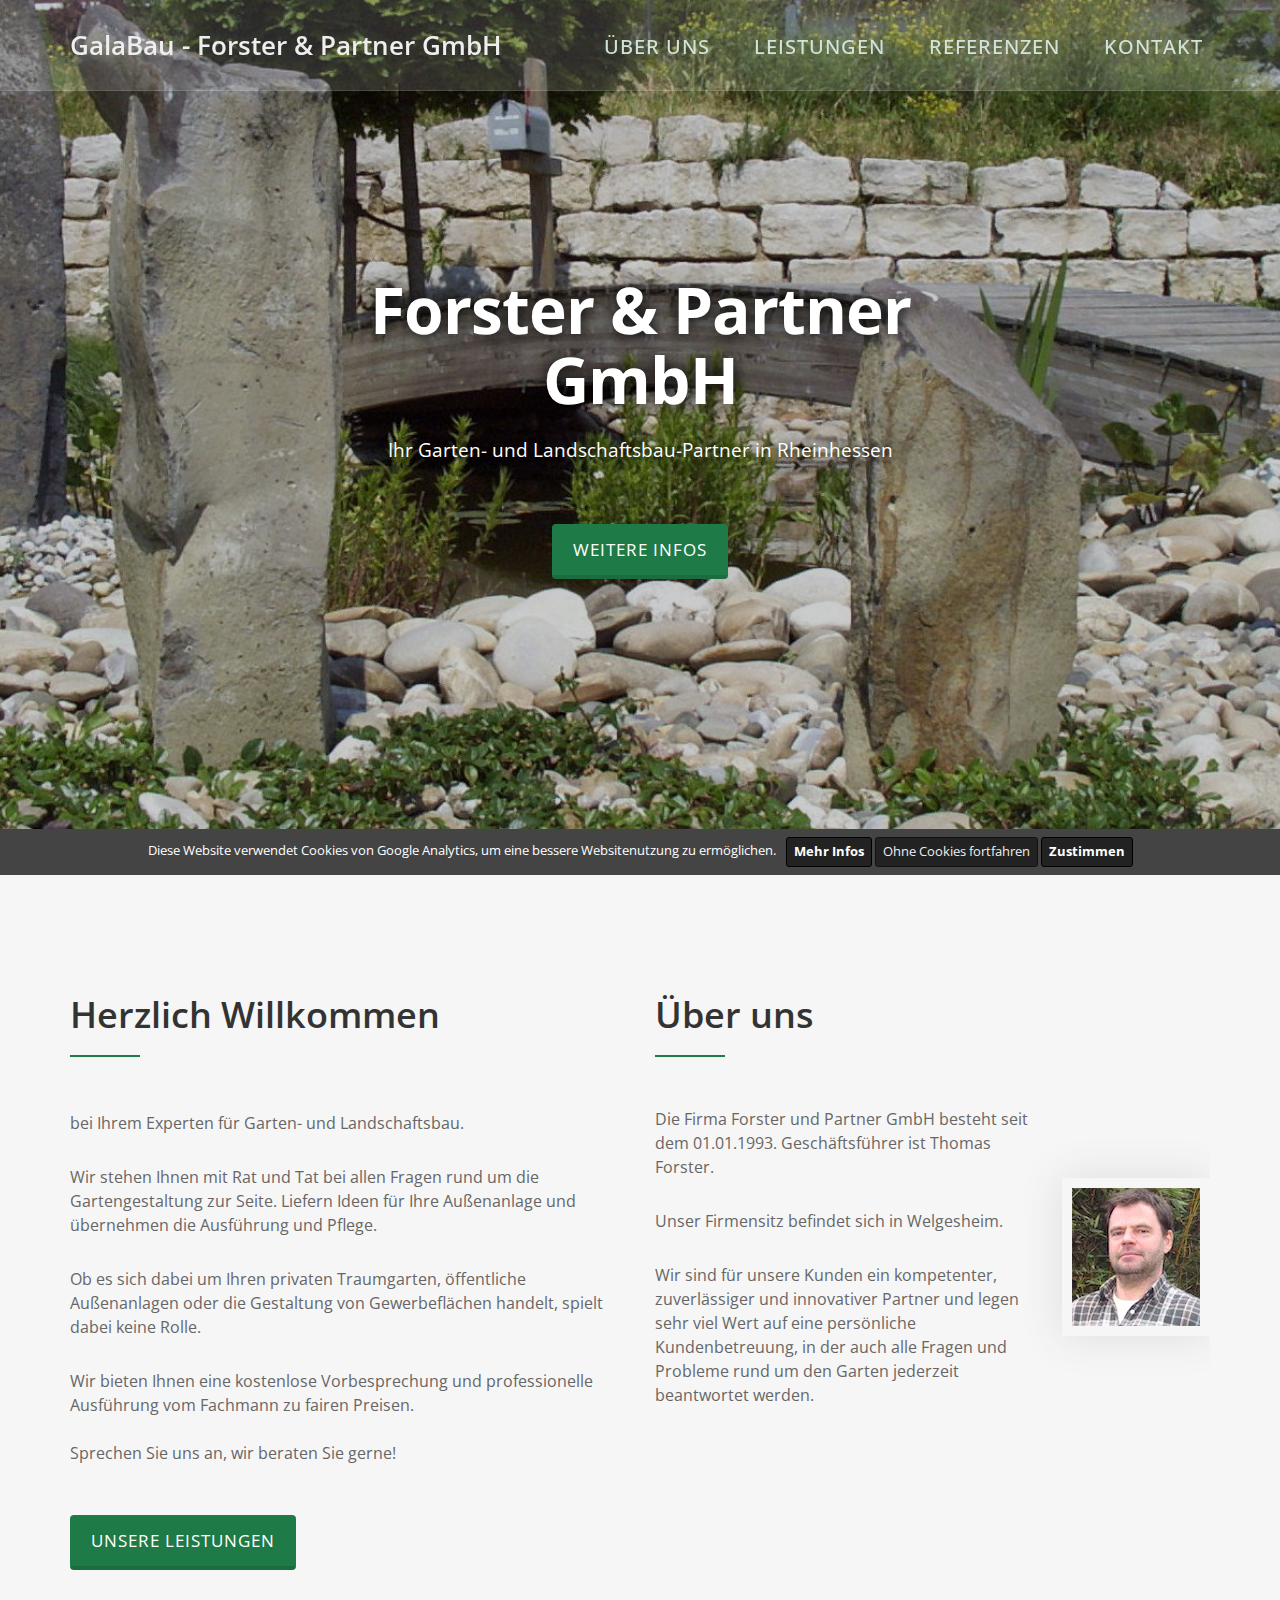
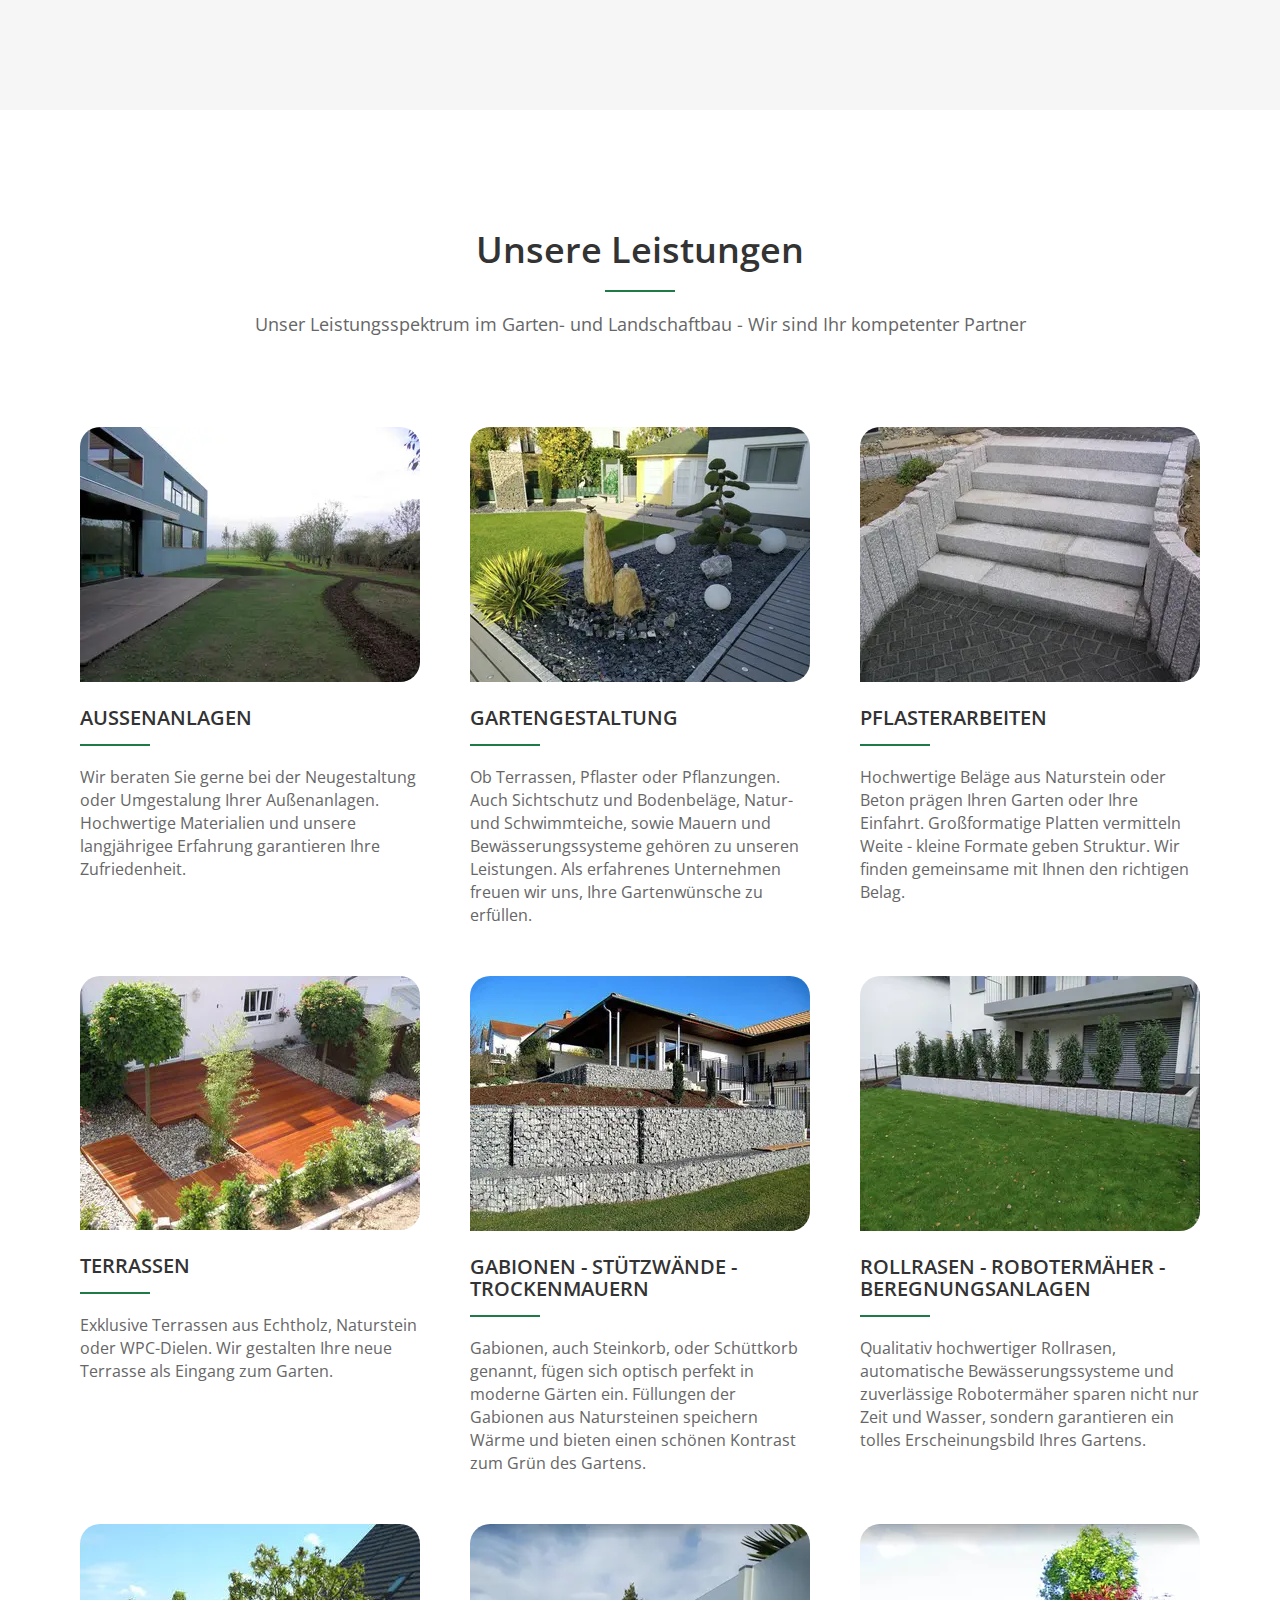
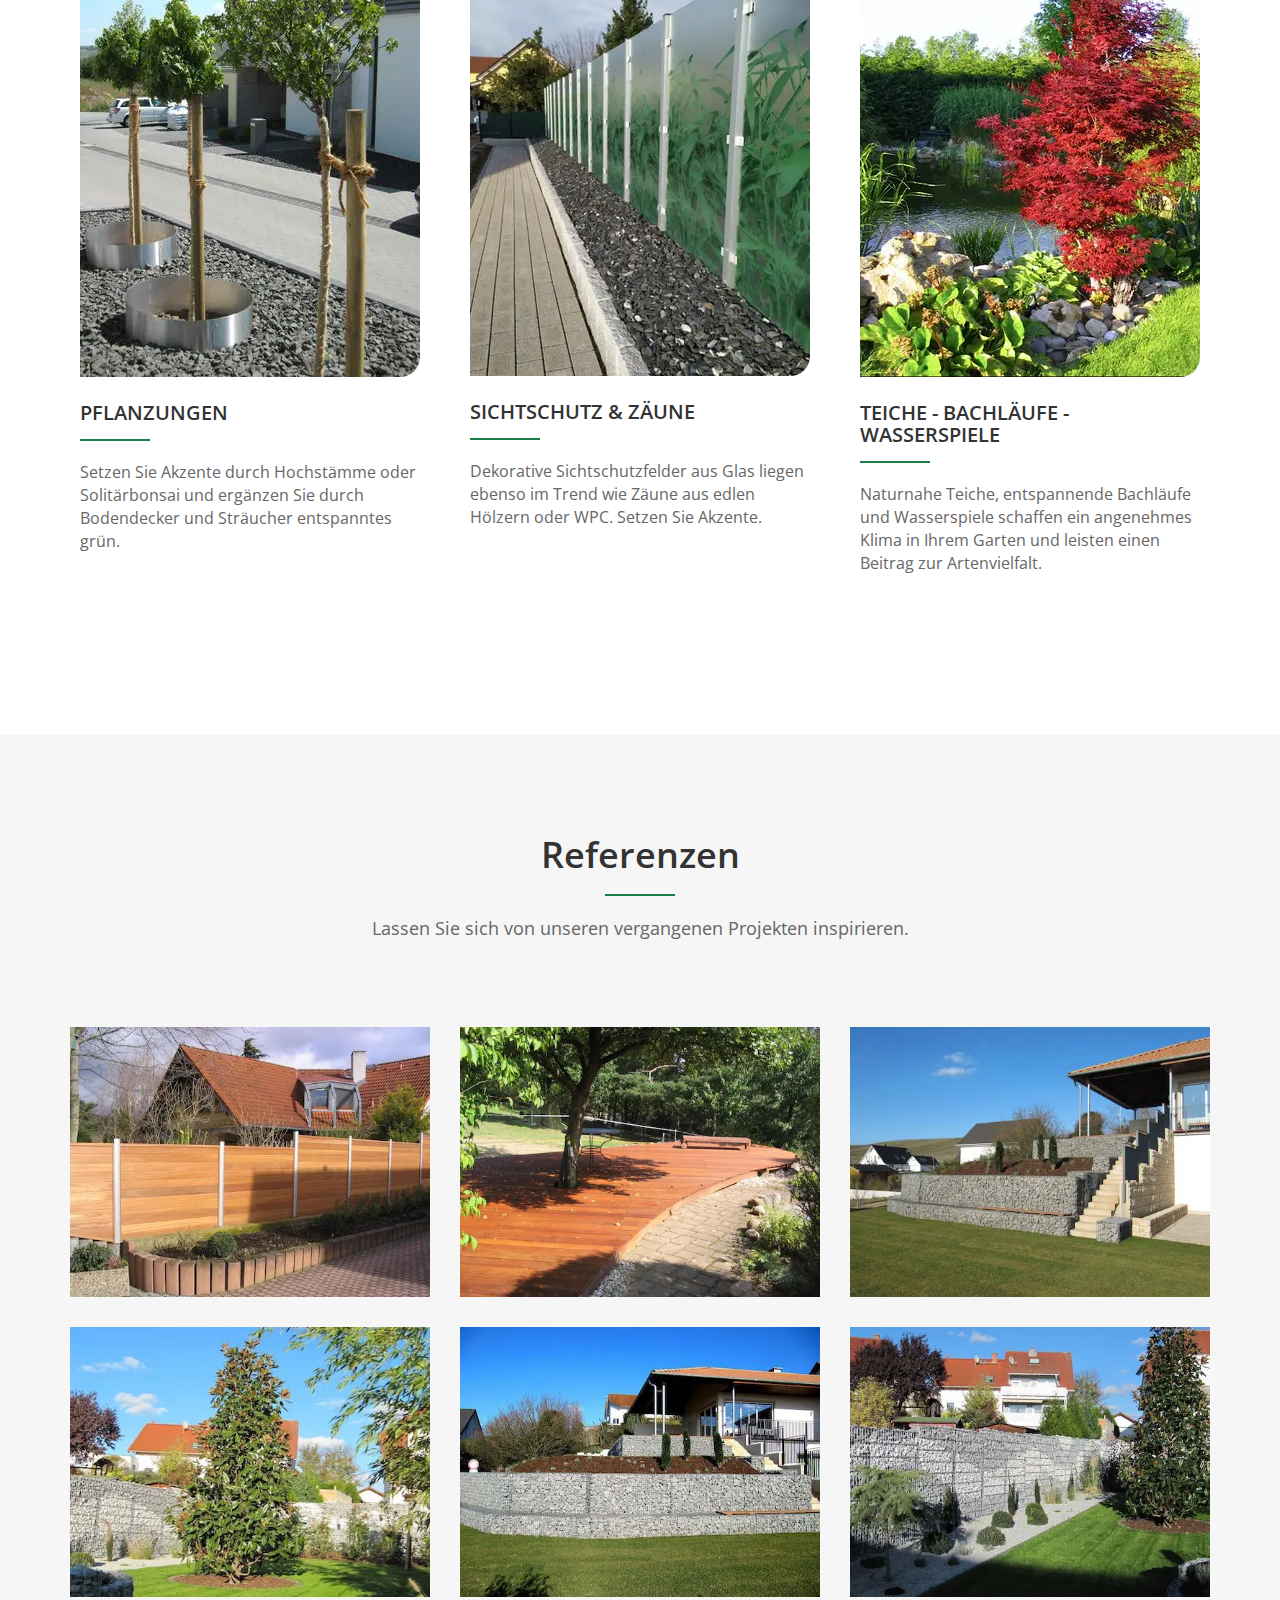
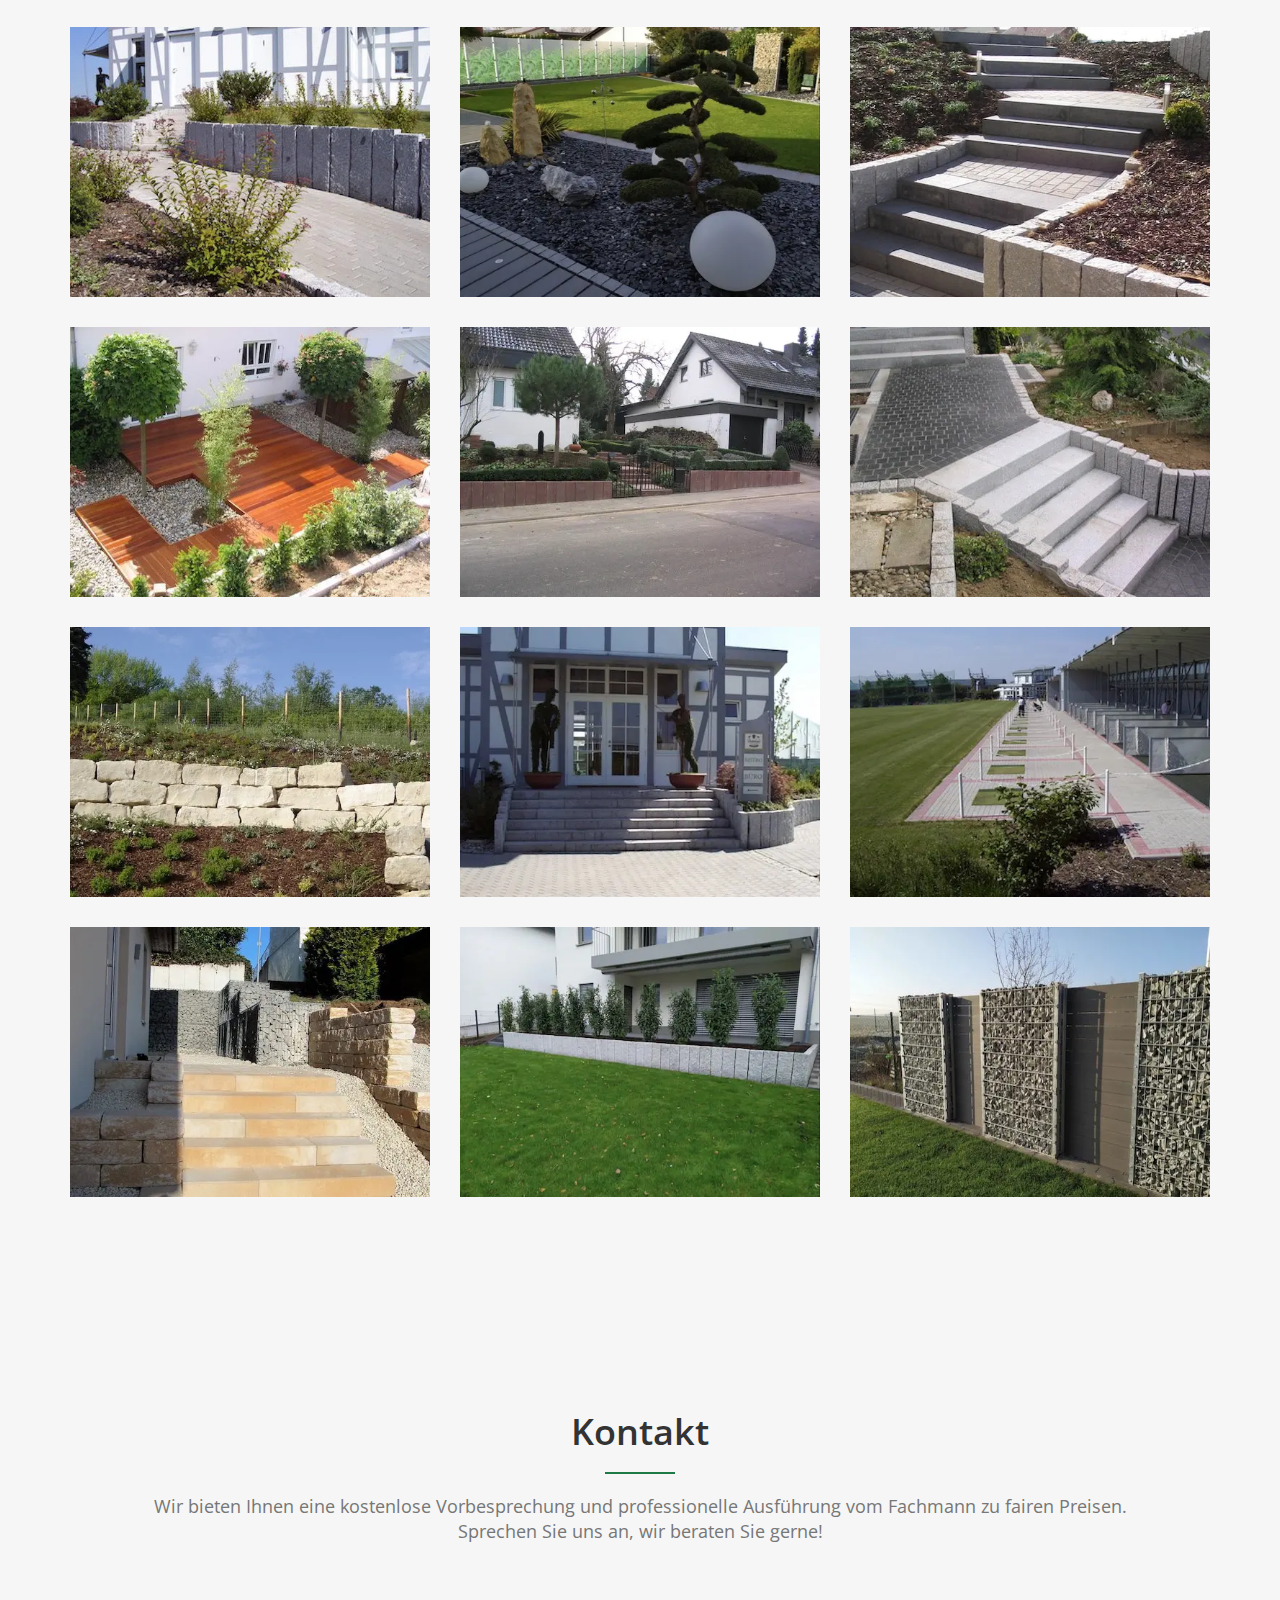
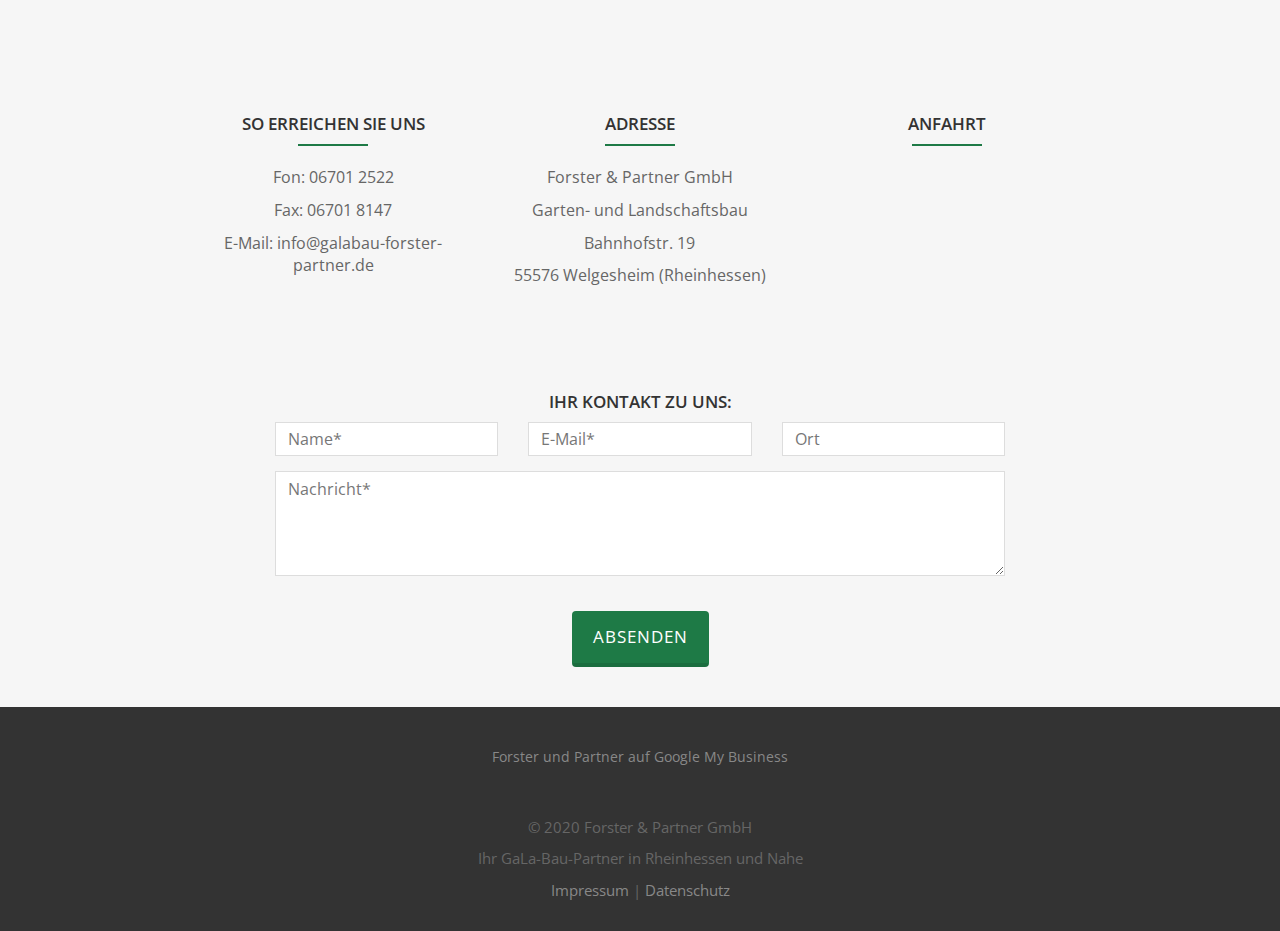
<file: index.html>
<!DOCTYPE html>
<html lang="de">
  <head>
    <meta charset="utf-8" />
    <meta name="viewport" content="width=device-width, initial-scale=1" />
    <meta
      name="description"
      content="Forster und Partner  Garten  und Landschaftsbau, 55576 Welgesheim, Rheinhessen"
    />
    <title>
      Forster und Partner - Garten - und Landschaftsbau, 55576 Welgesheim
      Rheinhessen
    </title>
    <meta name="author" content="Jan Forster" />

    <!-- Favicons
    ================================================== -->
    <link rel="shortcut icon" href="img/favicon.ico" type="image/x-icon" />

    <link rel="manifest" href="site.webmanifest" />
    <link rel="apple-touch-icon" href="img/apple-touch-icon.png" />
    <link
      rel="apple-touch-icon"
      sizes="72x72"
      href="img/apple-touch-icon-72x72.png"
    />
    <link
      rel="apple-touch-icon"
      sizes="114x114"
      href="img/apple-touch-icon-114x114.png"
    />

    <!-- Bootstrap -->

    <!-- Latest compiled and minified CSS -->
    <link
      rel="stylesheet"
      href="https://maxcdn.bootstrapcdn.com/bootstrap/3.3.7/css/bootstrap.min.css"
      integrity="sha384-BVYiiSIFeK1dGmJRAkycuHAHRg32OmUcww7on3RYdg4Va+PmSTsz/K68vbdEjh4u"
      crossorigin="anonymous"
    />

    <!-- Prefetching-->
    <link rel="preconnect" href="https://www.google-analytics.com" />

    <link rel="preconnect" href="https://maps.gstatic.com" />

    <link rel="preconnect" href="https://maps.googleapis.com" />

    <!-- Cookie Constent Styles-->
    <link
      href="css/cookies-eu-banner.default.min.css"
      rel="stylesheet"
      media="screen"
    />

    <!-- Slider
    ================================================== -->
    <link href="css/owl.carousel.min.css" rel="stylesheet" media="screen" />
    <link href="css/owl.theme.min.css" rel="stylesheet" media="screen" />

    <!-- Stylesheet
    ================================================== -->
    <link rel="stylesheet" type="text/css" href="css/style.min.css" />
    <link
      rel="stylesheet"
      type="text/css"
      href="css/nivo-lightbox/nivo-lightbox.min.css"
    />
    <link
      rel="stylesheet"
      type="text/css"
      href="css/nivo-lightbox/default.min.css"
    />
    <link
      href="https://fonts.googleapis.com/css?family=Open+Sans:300,400,600,700&display=swap"
      rel="stylesheet"
    />

    <!-- HTML5 shim and Respond.js for IE8 support of HTML5 elements and media queries -->
    <!-- WARNING: Respond.js doesn't work if you view the page via file:// -->
    <!--[if lt IE 9]>
      <script src="https://oss.maxcdn.com/html5shiv/3.7.2/html5shiv.min.js"></script>
      <script src="https://oss.maxcdn.com/respond/1.4.2/respond.min.js"></script>
    <![endif]-->
  </head>
  <body id="page-top" data-spy="scroll" data-target=".navbar-fixed-top">
    <!-- Navigation
    ==========================================-->
    <nav id="menu" class="navbar navbar-default navbar-fixed-top">
      <div class="container">
        <!-- Brand and toggle get grouped for better mobile display -->
        <div class="navbar-header">
          <button
            type="button"
            class="navbar-toggle collapsed"
            data-toggle="collapse"
            data-target="#bs-example-navbar-collapse-1"
          >
            <span class="sr-only">Menü</span>
            <span class="icon-bar"></span> <span class="icon-bar"></span>
            <span class="icon-bar"></span>
          </button>
          <a class="navbar-brand page-scroll" href="#page-top"
            >GalaBau - Forster & Partner GmbH
          </a>
        </div>

        <!-- Collect the nav links, forms, and other content for toggling -->
        <div
          class="collapse navbar-collapse"
          id="bs-example-navbar-collapse-1"
          role="navigation"
        >
          <ul class="nav navbar-nav navbar-right smooth-scroll">
            <li><a href="#about" class="page-scroll">Über uns</a></li>
            <li><a href="#services" class="page-scroll">Leistungen</a></li>
            <li><a href="#portfolio" class="page-scroll">Referenzen</a></li>
            <li><a href="#contact" class="page-scroll">Kontakt</a></li>
          </ul>
        </div>
        <!-- /.navbar-collapse -->
      </div>
      <!-- /.container-fluid -->
    </nav>
    <!-- Header -->
    <header id="header">
      <div class="intro">
        <div class="overlay">
          <div class="container">
            <div class="row">
              <div class="col-md-8 col-md-offset-2 intro-text">
                <h1>Forster & Partner GmbH</h1>
                <p>
                  Ihr Garten- und Landschaftsbau-Partner in Rheinhessen
                </p>
                <a href="#about" class="btn btn-custom btn-lg page-scroll"
                  >Weitere Infos</a
                >
              </div>
            </div>
          </div>
        </div>
      </div>
    </header>
    <!-- Cookie Consent Section -->
    <div id="cookies-eu-banner" style="display: none;">
      Diese Website verwendet Cookies von Google Analytics, um eine bessere
      Websitenutzung zu ermöglichen.
      <a
        href="./datenschutz.html"
        class="btn btn-xs"
        role="button"
        id="cookies-eu-more"
        >Mehr Infos</a
      >
      <button type="button" class="btn btn-xs" id="cookies-eu-reject">
        Ohne Cookies fortfahren
      </button>
      <button type="button" class="btn btn-xs" id="cookies-eu-accept">
        Zustimmen
      </button>
    </div>
    <!-- About Section -->
    <main>
      <div id="about">
        <div class="container">
          <div class="row">
            <div class="col-xs-12 col-md-6 padding">
              <div class="about-text">
                <h2>Herzlich Willkommen</h2>
                <hr />
                <p>
                  <br />
                  bei Ihrem Experten f&uuml;r Garten- und Landschaftsbau.
                </p>
                <p>
                  Wir stehen Ihnen mit Rat und Tat bei allen Fragen rund um die
                  Gartengestaltung zur Seite. Liefern Ideen f&uuml;r Ihre
                  Au&szlig;enanlage und &uuml;bernehmen die Ausf&uuml;hrung und
                  Pflege.
                </p>
                <p>
                  Ob es sich dabei um Ihren privaten Traumgarten,
                  &ouml;ffentliche Au&szlig;enanlagen oder die Gestaltung von
                  Gewerbefl&auml;chen handelt, spielt dabei keine Rolle.
                </p>
                <p>
                  Wir bieten Ihnen eine kostenlose Vorbesprechung und
                  professionelle Ausf&uuml;hrung vom Fachmann zu fairen
                  Preisen.<br /><br />
                  Sprechen Sie uns an, wir beraten Sie gerne!<br />
                </p>
                <a href="#services" class="btn btn-custom btn-lg page-scroll"
                  >Unsere Leistungen</a
                >
              </div>
            </div>
            <div class="col-xs-12 col-md-6">
              <div class="about-text">
                <h2>Über uns</h2>
                <hr />
                <div class="media">
                  <div class="media-body">
                    <p>
                      Die Firma Forster und Partner GmbH besteht seit dem
                      01.01.1993. Geschäftsführer ist Thomas Forster.
                    </p>
                    <p>
                      Unser Firmensitz befindet sich in Welgesheim.
                    </p>
                    <p>
                      Wir sind für unsere Kunden ein kompetenter, zuverlässiger
                      und innovativer Partner und legen sehr viel Wert auf eine
                      persönliche Kundenbetreuung, in der auch alle Fragen und
                      Probleme rund um den Garten jederzeit beantwortet werden.
                    </p>
                  </div>
                  <div class="media-right media-middle">
                    <picture>
                      <source
                        type="image/webp"
                        srcset="img/inhaber-t-forster.webp"
                      />
                      <source
                        type="image/jpeg"
                        srcset="img/inhaber-t-forster.jpg"
                      />
                      <img
                        src="img/inhaber-t-forster.jpg"
                        class="align-self-center mr-3 img-responsive"
                        alt="Inhaber Thomas Forster"
                      />
                    </picture>
                  </div>
                </div>
              </div>
            </div>
          </div>
        </div>
      </div>
      <!-- Services Section -->
      <div id="services">
        <div class="container">
          <div class="col-md-10 col-md-offset-1 section-title text-center">
            <h2>Unsere Leistungen</h2>
            <hr />
            <p>
              Unser Leistungsspektrum im Garten- und Landschaftbau - Wir sind
              Ihr kompetenter Partner
            </p>
          </div>
          <div class="row">
            <div
              class="col-sm-4 col-md-4 wow fadeInUp animated"
              style="visibility: visible; animation-name: fadeInUp;"
            >
              <div class="service-media">
                <picture>
                  <source
                    type="image/webp"
                    srcset="img/services/aussenanlagen-small.webp" />
                  <source
                    type="image/jpeg"
                    srcset="img/services/aussenanlagen-small.jpg" />
                  <img
                    src="img/services/aussenanlagen-small.jpg"
                    alt="Aussenanlagen mit Pflasterarbeiten im Golfcenter"
                /></picture>
              </div>
              <div class="service-desc">
                <h3>Außenanlagen</h3>
                <hr />
                <p>
                  Wir beraten Sie gerne bei der Neugestaltung oder Umgestalung
                  Ihrer Außenanlagen. Hochwertige Materialien und unsere
                  langjährigee Erfahrung garantieren Ihre Zufriedenheit.
                </p>
              </div>
            </div>
            <div
              class="col-sm-4 col-md-4 wow fadeInUp animated"
              style="visibility: visible; animation-name: fadeInUp;"
            >
              <div class="service-media">
                <picture>
                  <source
                    type="image/webp"
                    srcset="img/services/neugestaltung-garten-small.webp" />
                  <source
                    type="image/jpeg"
                    srcset="img/services/neugestaltung-garten-small.jpg" />
                  <img
                    src="img/services/neugestaltung-garten-small.jpg"
                    alt="Neugestaltung ihres Gartens"
                /></picture>
              </div>
              <div class="service-desc">
                <h3>Gartengestaltung</h3>
                <hr />
                <p>
                  Ob Terrassen, Pflaster oder Pflanzungen. Auch Sichtschutz und
                  Bodenbeläge, Natur- und Schwimmteiche, sowie Mauern und
                  Bewässerungssysteme gehören zu unseren Leistungen. Als
                  erfahrenes Unternehmen freuen wir uns, Ihre Gartenwünsche zu
                  erfüllen.
                </p>
              </div>
            </div>
            <div
              class="col-sm-4 col-md-4 wow fadeInUp animated"
              style="visibility: visible; animation-name: fadeInUp;"
            >
              <div class="service-media">
                <picture>
                  <source
                    type="image/webp"
                    srcset="img/services/natursteinpflaster-small.webp"
                  />
                  <source
                    type="image/jpeg"
                    srcset="img/services/natursteinpflaster-small.jpg"
                  />
                  <img
                    src="img/services/natursteinpflaster-small.jpg"
                    alt="Treppenaufgang Natursteinpflaster Basalat und Granit"
                  />
                </picture>
              </div>
              <div class="service-desc">
                <h3>Pflasterarbeiten</h3>
                <hr />
                <p>
                  Hochwertige Beläge aus Naturstein oder Beton prägen Ihren
                  Garten oder Ihre Einfahrt. Großformatige Platten vermitteln
                  Weite - kleine Formate geben Struktur. Wir finden gemeinsame
                  mit Ihnen den richtigen Belag.
                </p>
              </div>
            </div>
          </div>
          <div class="row">
            <div
              class="col-sm-4 col-md-4 wow fadeInUp animated"
              style="visibility: visible; animation-name: fadeInUp;"
            >
              <div class="service-media">
                <picture>
                  <source
                    type="image/webp"
                    srcset="img/services/holzterasse-small.webp"
                  />
                  <source
                    type="image/jpeg"
                    srcset="img/services/holzterasse-small.jpg"
                  />
                  <img
                    src="img/services/holzterasse-small.jpg"
                    alt="Holzerrasse mit Echtholz"
                  />
                </picture>
              </div>
              <div class="service-desc">
                <h3>Terrassen</h3>
                <hr />
                <p>
                  Exklusive Terrassen aus Echtholz, Naturstein oder WPC-Dielen.
                  Wir gestalten Ihre neue Terrasse als Eingang zum Garten.
                </p>
              </div>
            </div>
            <div
              class="col-sm-4 col-md-4 wow fadeInUp animated"
              style="visibility: visible; animation-name: fadeInUp;"
            >
              <div class="service-media">
                <picture>
                  <source
                    type="image/webp"
                    srcset="img/services/gabionen-small.webp"
                  />
                  <source
                    type="image/jpeg"
                    srcset="img/services/gabionen-small.jpg"
                  />
                  <img
                    src="img/services/gabionen-small.jpg"
                    alt="Gabionenmauer"
                  />
                </picture>
              </div>
              <div class="service-desc">
                <h3>Gabionen - Stützwände - Trockenmauern</h3>
                <hr />
                <p>
                  Gabionen, auch Steinkorb, oder Schüttkorb genannt, fügen sich
                  optisch perfekt in moderne Gärten ein. Füllungen der Gabionen
                  aus Natursteinen speichern Wärme und bieten einen schönen
                  Kontrast zum Grün des Gartens.
                </p>
              </div>
            </div>
            <div
              class="col-sm-4 col-md-4 wow fadeInUp animated"
              style="visibility: visible; animation-name: fadeInUp;"
            >
              <div class="service-media">
                <picture>
                  <source
                    type="image/webp"
                    srcset="img/services/rasen-small.webp"
                  />
                  <source
                    type="image/jpeg"
                    srcset="img/services/rasen-small.jpg"
                  />
                  <img
                    src="img/services/rasen-small.jpg"
                    alt="Rasenfläche mit Granitpalisaden vor modernem Haus"
                  />
                </picture>
              </div>
              <div class="service-desc">
                <h3>Rollrasen - Robotermäher - Beregnungsanlagen</h3>
                <hr />
                <p>
                  Qualitativ hochwertiger Rollrasen, automatische
                  Bewässerungssysteme und zuverlässige Robotermäher sparen nicht
                  nur Zeit und Wasser, sondern garantieren ein tolles
                  Erscheinungsbild Ihres Gartens.
                </p>
              </div>
            </div>
          </div>
          <div class="row">
            <div
              class="col-sm-4 col-md-4 wow fadeInUp animated"
              style="visibility: visible; animation-name: fadeInUp;"
            >
              <div class="service-media">
                <picture>
                  <source
                    type="image/webp"
                    srcset="img/services/pflanzung-small.webp"
                  />
                  <source
                    type="image/jpeg"
                    srcset="img/services/pflanzung-small.jpg"
                  />
                  <img
                    src="img/services/pflanzung-small.jpg"
                    alt="Pflanzung von Hochstämmen auf schwarzen Grund"
                  />
                </picture>
              </div>
              <div class="service-desc">
                <h3>Pflanzungen</h3>
                <hr />
                <p>
                  Setzen Sie Akzente durch Hochstämme oder Solitärbonsai und
                  ergänzen Sie durch Bodendecker und Sträucher entspanntes grün.
                </p>
              </div>
            </div>
            <div
              class="col-sm-4 col-md-4 wow fadeInUp animated"
              style="visibility: visible; animation-name: fadeInUp;"
            >
              <div class="service-media">
                <picture>
                  <source
                    type="image/webp"
                    srcset="img/services/zaun-small.webp"
                  />
                  <source
                    type="image/jpeg"
                    srcset="img/services/zaun-small.jpg"
                  />
                  <img
                    src="img/services/zaun-small.jpg"
                    alt="Zaun aus Glaselementen mit Grasmuster"
                  />
                </picture>
              </div>
              <div class="service-desc">
                <h3>Sichtschutz & Zäune</h3>
                <hr />
                <p>
                  Dekorative Sichtschutzfelder aus Glas liegen ebenso im Trend
                  wie Zäune aus edlen Hölzern oder WPC. Setzen Sie Akzente.
                </p>
              </div>
            </div>
            <div
              class="col-sm-4 col-md-4 wow fadeInUp animated"
              style="visibility: visible; animation-name: fadeInUp;"
            >
              <div class="service-media">
                <picture>
                  <source
                    type="image/webp"
                    srcset="img/services/teich-small.webp" />
                  <source
                    type="image/jpeg"
                    srcset="img/services/teich-small.jpg" />
                  <img
                    src="img/services/teich-small.jpg"
                    alt="Teich mit Bachlauf und rotem Fächerahorn Acer palmatum"
                /></picture>
              </div>
              <div class="service-desc">
                <h3>Teiche - Bachläufe - Wasserspiele</h3>
                <hr />
                <p>
                  Naturnahe Teiche, entspannende Bachläufe und Wasserspiele
                  schaffen ein angenehmes Klima in Ihrem Garten und leisten
                  einen Beitrag zur Artenvielfalt.
                </p>
              </div>
            </div>
          </div>
        </div>
      </div>
      <!-- Gallery Section -->
      <div id="portfolio">
        <div class="container">
          <div class="section-title text-center center">
            <h2>Referenzen</h2>
            <hr />
            <p>
              Lassen Sie sich von unseren vergangenen Projekten inspirieren.
            </p>
          </div>
          <!--<div class="categories">
          <ul class="cat">
            <li>
              <ol class="type">
                <li><a href="#" data-filter="*" class="active">Alle</a></li>
                <li><a href="#" data-filter=".lawn">Natursteinarbeiten</a></li>
                <li><a href="#" data-filter=".garden">Garden Care</a></li>
                <li><a href="#" data-filter=".planting">Planting</a></li>
              </ol>
            </li>
          </ul>
          <div class="clearfix"></div>
        </div>-->
          <div class="row">
            <div class="portfolio-items">
              <div class="col-sm-6 col-md-4 lawn">
                <div class="portfolio-item">
                  <div class="hover-bg">
                    <a
                      href="img/portfolio/01-large.jpg"
                      title="Echtholzzaun"
                      data-lightbox-gallery="gallery1"
                    >
                      <div class="hover-text">
                        <h4>Echtholzzaun</h4>
                      </div>
                      <picture>
                        <source
                          type="image/webp"
                          srcset="img/portfolio/01-small.webp" />
                        <source
                          type="image/jpeg"
                          srcset="img/portfolio/01-small.jpg" />
                        <img
                          src="img/portfolio/01-small.jpg"
                          class="img-responsive"
                          alt="Echtholzzaun"
                      /></picture>
                    </a>
                  </div>
                </div>
              </div>
              <div class="col-sm-6 col-md-4 planting">
                <div class="portfolio-item">
                  <div class="hover-bg">
                    <a
                      href="img/portfolio/02-large.jpg"
                      title="Terrassendeck aus Echtholz"
                      data-lightbox-gallery="gallery1"
                    >
                      <div class="hover-text">
                        <h4>Terrassendeck aus Echtholz</h4>
                      </div>
                      <picture>
                        <source
                          type="image/webp"
                          srcset="img/portfolio/02-small.webp" />
                        <source
                          type="image/jpeg"
                          srcset="img/portfolio/02-small.jpg" />
                        <img
                          src="img/portfolio/02-small.jpg"
                          class="img-responsive"
                          alt="Terrassendeck aus Echtholz"
                      /></picture>
                    </a>
                  </div>
                </div>
              </div>
              <div class="col-sm-6 col-md-4 lawn">
                <div class="portfolio-item">
                  <div class="hover-bg">
                    <a
                      href="img/portfolio/03-large.jpg"
                      title="Hangbefestigung mit Gabionen"
                      data-lightbox-gallery="gallery1"
                    >
                      <div class="hover-text">
                        <h4>Hangbefestigung mit Gabionen</h4>
                      </div>
                      <picture>
                        <source
                          type="image/webp"
                          srcset="img/portfolio/03-small.webp" />
                        <source
                          type="image/jpeg"
                          srcset="img/portfolio/03-small.jpg" />
                        <img
                          src="img/portfolio/03-small.jpg"
                          class="img-responsive"
                          alt="Hangbefestigung mit Gabionen"
                      /></picture>
                    </a>
                  </div>
                </div>
              </div>
              <div class="col-sm-6 col-md-4 lawn">
                <div class="portfolio-item">
                  <div class="hover-bg">
                    <a
                      href="img/portfolio/04-large.jpg"
                      title="Solitärmagnolie"
                      data-lightbox-gallery="gallery1"
                    >
                      <div class="hover-text">
                        <h4>Solitärmagnolie</h4>
                      </div>
                      <picture>
                        <source
                          type="image/webp"
                          srcset="img/portfolio/04-small.webp" />
                        <source
                          type="image/jpeg"
                          srcset="img/portfolio/04-small.jpg" />
                        <img
                          src="img/portfolio/04-small.jpg"
                          class="img-responsive"
                          alt="Solitärmagnolie"
                      /></picture>
                    </a>
                  </div>
                </div>
              </div>
              <div class="col-sm-6 col-md-4 planting">
                <div class="portfolio-item">
                  <div class="hover-bg">
                    <a
                      href="img/portfolio/05-large.jpg"
                      title="Hochwertige Gabionen"
                      data-lightbox-gallery="gallery1"
                    >
                      <div class="hover-text">
                        <h4>Hochwertige Gabionen</h4>
                      </div>
                      <picture>
                        <source
                          type="image/webp"
                          srcset="img/portfolio/05-small.webp" />
                        <source
                          type="image/jpeg"
                          srcset="img/portfolio/05-small.jpg" />
                        <img
                          src="img/portfolio/05-small.jpg"
                          class="img-responsive"
                          alt="Hochwertige Gabionen"
                      /></picture>
                    </a>
                  </div>
                </div>
              </div>
              <div class="col-sm-6 col-md-4 garden">
                <div class="portfolio-item">
                  <div class="hover-bg">
                    <a
                      href="img/portfolio/06-large.jpg"
                      title="Gabionen als Zaun mit verschiedenen Natursteinen"
                      data-lightbox-gallery="gallery1"
                    >
                      <div class="hover-text">
                        <h4>
                          Gabionen als Zaun mit verschiedenen Natursteinen
                        </h4>
                      </div>
                      <picture>
                        <source
                          type="image/webp"
                          srcset="img/portfolio/06-small.webp" />
                        <source
                          type="image/jpeg"
                          srcset="img/portfolio/06-small.jpg" />
                        <img
                          src="img/portfolio/06-small.jpg"
                          class="img-responsive"
                          alt="Gabionen als Zaun mit verschiedenen Natursteinen"
                      /></picture>
                    </a>
                  </div>
                </div>
              </div>
              <div class="col-sm-6 col-md-4 garden">
                <div class="portfolio-item">
                  <div class="hover-bg">
                    <a
                      href="img/portfolio/07-large.jpg"
                      title="Aussenanlage mit Granitpalisaden"
                      data-lightbox-gallery="gallery1"
                    >
                      <div class="hover-text">
                        <h4>Aussenanlage mit Granitpalisaden</h4>
                      </div>
                      <picture>
                        <source
                          type="image/webp"
                          srcset="img/portfolio/07-small.webp" />
                        <source
                          type="image/jpeg"
                          srcset="img/portfolio/07-small.jpg" />
                        <img
                          src="img/portfolio/07-small.jpg"
                          class="img-responsive"
                          alt="Aussenanlage mit Granitpalisaden"
                      /></picture>
                    </a>
                  </div>
                </div>
              </div>
              <div class="col-sm-6 col-md-4 planting">
                <div class="portfolio-item">
                  <div class="hover-bg">
                    <a
                      href="img/portfolio/08-large.jpg"
                      title="Spotbeleuchtung in WPC-Terrasse mit Solitärbonsai"
                      data-lightbox-gallery="gallery1"
                    >
                      <div class="hover-text">
                        <h4>
                          Spotbeleuchtung in WPC-Terrasse mit Solitärbonsai
                        </h4>
                      </div>
                      <picture>
                        <source
                          type="image/webp"
                          srcset="img/portfolio/08-small.webp" />
                        <source
                          type="image/jpeg"
                          srcset="img/portfolio/08-small.jpg" />
                        <img
                          src="img/portfolio/08-small.jpg"
                          class="img-responsive"
                          alt="Spotbeleuchtung in WPC-Terrasse mit Solitärbonsai"
                      /></picture>
                    </a>
                  </div>
                </div>
              </div>
              <div class="col-sm-6 col-md-4 lawn">
                <div class="portfolio-item">
                  <div class="hover-bg">
                    <a
                      href="img/portfolio/09-large.jpg"
                      title="Granit und Beton kombiniert"
                      data-lightbox-gallery="gallery1"
                    >
                      <div class="hover-text">
                        <h4>Granit und Beton kombiniert</h4>
                      </div>
                      <picture>
                        <source
                          type="image/webp"
                          srcset="img/portfolio/09-small.webp" />
                        <source
                          type="image/jpeg"
                          srcset="img/portfolio/09-small.jpg" />
                        <img
                          src="img/portfolio/09-small.jpg"
                          class="img-responsive"
                          alt="Granit und Beton kombiniert"
                      /></picture>
                    </a>
                  </div>
                </div>
              </div>
              <div class="col-sm-6 col-md-4 planting">
                <div class="portfolio-item">
                  <div class="hover-bg">
                    <a
                      href="img/portfolio/10-large.jpg"
                      title="Echtholzterrasse"
                      data-lightbox-gallery="gallery1"
                    >
                      <div class="hover-text">
                        <h4>Echtholzterrasse</h4>
                      </div>
                      <picture>
                        <source
                          type="image/webp"
                          srcset="img/portfolio/10-small.webp" />
                        <source
                          type="image/jpeg"
                          srcset="img/portfolio/10-small.jpg" />
                        <img
                          src="img/portfolio/10-small.jpg"
                          class="img-responsive"
                          alt="Echtholzterrasse"
                      /></picture>
                    </a>
                  </div>
                </div>
              </div>
              <div class="col-sm-6 col-md-4 planting">
                <div class="portfolio-item">
                  <div class="hover-bg">
                    <a
                      href="img/portfolio/11-large.jpg"
                      title="Einfassung aus rotem Sandstein"
                      data-lightbox-gallery="gallery1"
                    >
                      <div class="hover-text">
                        <h4>Einfassung aus rotem Sandstein</h4>
                      </div>
                      <picture>
                        <source
                          type="image/webp"
                          srcset="img/portfolio/11-small.webp" />
                        <source
                          type="image/jpeg"
                          srcset="img/portfolio/11-small.jpg" />
                        <img
                          src="img/portfolio/11-small.jpg"
                          class="img-responsive"
                          alt="Einfassung aus rotem Sandstein"
                      /></picture>
                    </a>
                  </div>
                </div>
              </div>
              <div class="col-sm-6 col-md-4 planting">
                <div class="portfolio-item">
                  <div class="hover-bg">
                    <a
                      href="img/portfolio/12-large.jpg"
                      title="Eingang aus Granit und Basalt"
                      data-lightbox-gallery="gallery1"
                    >
                      <div class="hover-text">
                        <h4>Eingang aus Granit und Basalt</h4>
                      </div>
                      <picture>
                        <source
                          type="image/webp"
                          srcset="img/portfolio/12-small.webp" />
                        <source
                          type="image/jpeg"
                          srcset="img/portfolio/12-small.jpg" />
                        <img
                          src="img/portfolio/12-small.jpg"
                          class="img-responsive"
                          alt="Eingang aus Granit und Basalt"
                      /></picture>
                    </a>
                  </div>
                </div>
              </div>
              <div class="col-sm-6 col-md-4 planting">
                <div class="portfolio-item">
                  <div class="hover-bg">
                    <a
                      href="img/portfolio/13-large.jpg"
                      title="Hangbefestigung mit Jura"
                      data-lightbox-gallery="gallery1"
                    >
                      <div class="hover-text">
                        <h4>Hangbefestigung mit Jura</h4>
                      </div>
                      <picture>
                        <source
                          type="image/webp"
                          srcset="img/portfolio/13-small.webp" />
                        <source
                          type="image/jpeg"
                          srcset="img/portfolio/13-small.jpg" />
                        <img
                          src="img/portfolio/13-small.jpg"
                          class="img-responsive"
                          alt="Hangbefestigung mit Jura"
                      /></picture>
                    </a>
                  </div>
                </div>
              </div>
              <div class="col-sm-6 col-md-4 planting">
                <div class="portfolio-item">
                  <div class="hover-bg">
                    <a
                      href="img/portfolio/14-large.jpg"
                      title="Eingang Golfclub aus Granit"
                      data-lightbox-gallery="gallery1"
                    >
                      <div class="hover-text">
                        <h4>Eingang Golfclub aus Granit</h4>
                      </div>
                      <picture>
                        <source
                          type="image/webp"
                          srcset="img/portfolio/14-small.webp" />
                        <source
                          type="image/jpeg"
                          srcset="img/portfolio/14-small.jpg" />
                        <img
                          src="img/portfolio/14-small.jpg"
                          class="img-responsive"
                          alt="Eingang Golfclub aus Granit"
                      /></picture>
                    </a>
                  </div>
                </div>
              </div>
              <div class="col-sm-6 col-md-4 planting">
                <div class="portfolio-item">
                  <div class="hover-bg">
                    <a
                      href="img/portfolio/15-large.jpg"
                      title="Driving Range"
                      data-lightbox-gallery="gallery1"
                    >
                      <div class="hover-text">
                        <h4>Driving Range</h4>
                      </div>
                      <picture>
                        <source
                          type="image/webp"
                          srcset="img/portfolio/15-small.webp" />
                        <source
                          type="image/jpeg"
                          srcset="img/portfolio/15-small.jpg" />
                        <img
                          src="img/portfolio/15-small.jpg"
                          class="img-responsive"
                          alt="Driving Range"
                      /></picture>
                    </a>
                  </div>
                </div>
              </div>
              <div class="col-sm-6 col-md-4 planting">
                <div class="portfolio-item">
                  <div class="hover-bg">
                    <a
                      href="img/portfolio/16-large.jpg"
                      title="Treppenaufgang in Natursteinoptik"
                      data-lightbox-gallery="gallery1"
                    >
                      <div class="hover-text">
                        <h4>Treppenaufgang in Natursteinoptik</h4>
                      </div>
                      <picture>
                        <source
                          type="image/webp"
                          srcset="img/portfolio/16-small.webp" />
                        <source
                          type="image/jpeg"
                          srcset="img/portfolio/16-small.jpg" />
                        <img
                          src="img/portfolio/16-small.jpg"
                          class="img-responsive"
                          alt="Treppenaufgang in Natursteinoptik"
                      /></picture>
                    </a>
                  </div>
                </div>
              </div>
              <div class="col-sm-6 col-md-4 planting">
                <div class="portfolio-item">
                  <div class="hover-bg">
                    <a
                      href="img/portfolio/17-large.jpg"
                      title="Moderne Rasenfläche mit Granit und Kirschlorbeerhecke"
                      data-lightbox-gallery="gallery1"
                    >
                      <div class="hover-text">
                        <h4>
                          Moderne Rasenfläche mit Granit und Kirschlorbeerhecke
                        </h4>
                      </div>
                      <picture>
                        <source
                          type="image/webp"
                          srcset="img/portfolio/17-small.webp" />
                        <source
                          type="image/jpeg"
                          srcset="img/portfolio/17-small.jpg" />
                        <img
                          src="img/portfolio/17-small.jpg"
                          class="img-responsive"
                          alt="Moderne Rasenfläche mit Granit und Kirschlorbeerhecke"
                      /></picture>
                    </a>
                  </div>
                </div>
              </div>
              <div class="col-sm-6 col-md-4 planting">
                <div class="portfolio-item">
                  <div class="hover-bg">
                    <a
                      href="img/portfolio/18-large.jpg"
                      title="Sichtschutz aus WPC-Elementen und Gabionen"
                      data-lightbox-gallery="gallery1"
                    >
                      <div class="hover-text">
                        <h4>Sichtschutz aus WPC-Elementen und Gabionen</h4>
                      </div>
                      <picture>
                        <source
                          type="image/webp"
                          srcset="img/portfolio/18-small.webp" />
                        <source
                          type="image/jpeg"
                          srcset="img/portfolio/18-small.jpg" />
                        <img
                          src="img/portfolio/18-small.jpg"
                          class="img-responsive"
                          alt="Sichtschutz aus WPC-Elementen und Gabionen"
                      /></picture>
                    </a>
                  </div>
                </div>
              </div>
            </div>
          </div>
        </div>
      </div>
      <!-- Testimonials Section -->
      <!-- <div id="testimonials" class="text-center">
      <div class="overlay">
        <div class="container">
          <div class="section-title">
            <h2>Testimonials</h2>
            <hr />
          </div>
          <div class="row">
            <div class="col-md-10 col-md-offset-1">
              <div id="testimonial" class="owl-carousel owl-theme">
                <div class="item">
                  <p>
                    "Lorem ipsum dolor sit amet, consectetur adipiscing elit.
                    Duis sed dapibus leo nec ornare diam. Sed commodo nibh ante
                    facilisis bibendum dolor feugiat at duis sed dapibus leo nec
                    ornare diam."
                  </p>
                  <p>- John DOE, Parker County, TX</p>
                </div>
                <div class="item">
                  <p>
                    "Lorem ipsum dolor sit amet, consectetur adipiscing elit.
                    Duis sed dapibus leo nec ornare diam. Sed commodo nibh ante
                    facilisis bibendum dolor feugiat at duis sed dapibus leo nec
                    ornare diam."
                  </p>
                  <p>- Jenny DOE, Parker County, TX</p>
                </div>
                <div class="item">
                  <p>
                    "Lorem ipsum dolor sit amet, consectetur adipiscing elit.
                    Duis sed dapibus leo nec ornare diam. Sed commodo nibh ante
                    facilisis bibendum dolor feugiat at duis sed dapibus leo nec
                    ornare diam."
                  </p>
                  <p>- John DOE, Parker County, TX</p>
                </div>
                <div class="item">
                  <p>
                    "Lorem ipsum dolor sit amet, consectetur adipiscing elit.
                    Duis sed dapibus leo nec ornare diam. Sed commodo nibh ante
                    facilisis bibendum dolor feugiat at duis sed dapibus leo nec
                    ornare diam."
                  </p>
                  <p>- John DOE, Parker County, TX</p>
                </div>
              </div>
            </div>
          </div>
        </div>
      </div>
    </div> -->
      <!-- Contact Section -->
      <div id="contact" class="text-center">
        <div class="container">
          <div class="section-title text-center">
            <h2>Kontakt</h2>
            <hr />
            <p>
              Wir bieten Ihnen eine kostenlose Vorbesprechung und professionelle
              Ausf&uuml;hrung vom Fachmann zu fairen Preisen.<br />
              Sprechen Sie uns an, wir beraten Sie gerne!<br />
            </p>
          </div>
          <div class="col-md-10 col-md-offset-1 contact-info">
            <div class="col-md-4">
              <h3>So erreichen Sie uns</h3>
              <hr />
              <div class="contact-item">
                <p>Fon: 06701 2522</p>
                <p>Fax: 06701 8147</p>
                <p>E-Mail: info@galabau-forster-partner.de</p>
              </div>
            </div>
            <div class="col-md-4">
              <h3>Adresse</h3>
              <hr />
              <div class="contact-item">
                <p>Forster & Partner GmbH</p>
                <p>Garten- und Landschaftsbau</p>
                <p>Bahnhofstr. 19</p>
                <p>55576 Welgesheim (Rheinhessen)</p>
              </div>
            </div>
            <!--  <div class="col-md-6">
            <h3>Verbandsmitglied</h3>
            <hr />
            <img src="img/galabau-verbands-logo.png" class="img-responsive" />
          </div> -->

            <div class="col-md-4">
              <h3>Anfahrt</h3>
              <hr />
              <div class="embed-responsive embed-responsive-4by3">
                <iframe
                  src="https://www.google.com/maps/embed?pb=!1m18!1m12!1m3!1d2571.00896940424!2d7.955934815896217!3d49.879858136193896!2m3!1f0!2f0!3f0!3m2!1i1024!2i768!4f13.1!3m3!1m2!1s0x47bdf18f2e5af079%3A0xb41049d3f542aaa5!2sForster%20u.%20Partner%20GmbH%20-%20Garten-%20und%20Landschaftsbau!5e0!3m2!1sde!2sde!4v1591984002830!5m2!1sde!2sde"
                  width="600"
                  height="450"
                  title="Google Maps Anfahrt zu Galabau Forster und Partner in Welgesheim"
                  frameborder="0"
                  style="border: 0;"
                  allowfullscreen=""
                  aria-hidden="false"
                  tabindex="0"
                ></iframe>
              </div>
            </div>
          </div>
          <div class="col-md-8 col-md-offset-2">
            <h3>Ihr Kontakt zu uns:</h3>
            <form name="sentMessage" id="contactForm" novalidate>
              <div class="row">
                <div class="col-md-4">
                  <div class="form-group">
                    <label class="hidden" for="na_me">Name:</label>
                    <input
                      type="text"
                      id="na_me"
                      class="form-control"
                      placeholder="Name*"
                      required="required"
                    />

                    <p class="help-block text-danger"></p>
                  </div>
                </div>
                <div class="col-md-4">
                  <div class="form-group">
                    <label class="hidden" for="em_ail">E-Mail:</label>
                    <input
                      type="email"
                      id="em_ail"
                      class="form-control"
                      placeholder="E-Mail*"
                      required="required"
                    />

                    <p class="help-block text-danger"></p>
                  </div>
                </div>
                <div class="col-md-4">
                  <div class="form-group">
                    <label class="hidden" for="ort">Ort:</label>
                    <input
                      type="text"
                      id="ort"
                      class="form-control"
                      placeholder="Ort"
                    />
                    <p class="help-block text-danger"></p>
                  </div>
                  <div class="">
                    <label class="hidden" for="email">E-Mail:</label>
                    <input
                      type="email"
                      id="email"
                      name="email"
                      class="hidden"
                      placeholder="your email"
                    />
                    <label class="hidden" for="name">Name:</label>
                    <input
                      type="text"
                      id="name"
                      name="name"
                      class="hidden"
                      placeholder="Your name"
                    />
                  </div>
                </div>
              </div>
              <div class="form-group">
                <label class="hidden" for="message">Ihre Nachricht:</label>
                <textarea
                  name="message"
                  id="message"
                  class="form-control"
                  rows="4"
                  placeholder="Nachricht*"
                  required
                ></textarea>

                <p class="help-block text-danger"></p>
              </div>
              <div id="success"></div>
              <button type="submit" class="btn btn-custom btn-lg">
                Absenden
              </button>
            </form>
          </div>
        </div>
      </div>
      <!-- Footer Section -->
    </main>
    <footer>
      <div id="footer">
        <div class="container text-center">
          <div class="col-md-8 col-md-offset-2">
            <div class="social">
              <ul>
                <li>
                  <a href="https://g.page/galabau_forster_partner?we">
                    Forster und Partner auf Google My Business</a
                  >
                </li>
              </ul>
            </div>
            <p>
              &copy; 2020 Forster &amp; Partner GmbH
            </p>
            <p>
              Ihr GaLa-Bau-Partner in Rheinhessen und Nahe
            </p>
            <p>
              <a href="./impressum.html">Impressum</a>&nbsp|
              <a href="./datenschutz.html">Datenschutz</a>
            </p>
          </div>
        </div>
      </div>
    </footer>
    <script src="js/cookies-eu-banner.min.js"></script>
    <script>
      new CookiesEuBanner(function () {
        (function (i, s, o, g, r, a, m) {
          i["GoogleAnalyticsObject"] = r;
          (i[r] =
            i[r] ||
            function () {
              (i[r].q = i[r].q || []).push(arguments);
            }),
            (i[r].l = 1 * new Date());
          (a = s.createElement(o)), (m = s.getElementsByTagName(o)[0]);
          a.async = 1;
          a.src = g;
          m.parentNode.insertBefore(a, m);
        })(
          window,
          document,
          "script",
          "//www.google-analytics.com/analytics.js",
          "ga"
        );

        ga("create", "UA-54391652-1", "auto");
        ga("set", "anonymizeIp", true);
        ga("send", "pageview");
      });
    </script>
    <!--<script type="text/javascript" src="js/jquery.1.11.1.js"></script>-->
    <script
      src="https://code.jquery.com/jquery-1.12.4.min.js"
      integrity="sha256-ZosEbRLbNQzLpnKIkEdrPv7lOy9C27hHQ+Xp8a4MxAQ="
      crossorigin="anonymous"
    ></script>
    <script
      src="https://maxcdn.bootstrapcdn.com/bootstrap/3.3.7/js/bootstrap.min.js"
      integrity="sha384-Tc5IQib027qvyjSMfHjOMaLkfuWVxZxUPnCJA7l2mCWNIpG9mGCD8wGNIcPD7Txa"
      crossorigin="anonymous"
    ></script>

    <script type="text/javascript" src="js/nivo-lightbox.min.js"></script>
    <script type="text/javascript" src="js/owl.carousel.min.js"></script>
    <script
      type="text/javascript"
      src="js/jqBootstrapValidation.min.js"
    ></script>
    <script type="text/javascript" src="js/contact_me.min.js"></script>
    <script type="text/javascript" src="js/main.min.js"></script>
  </body>
</html>
</file>
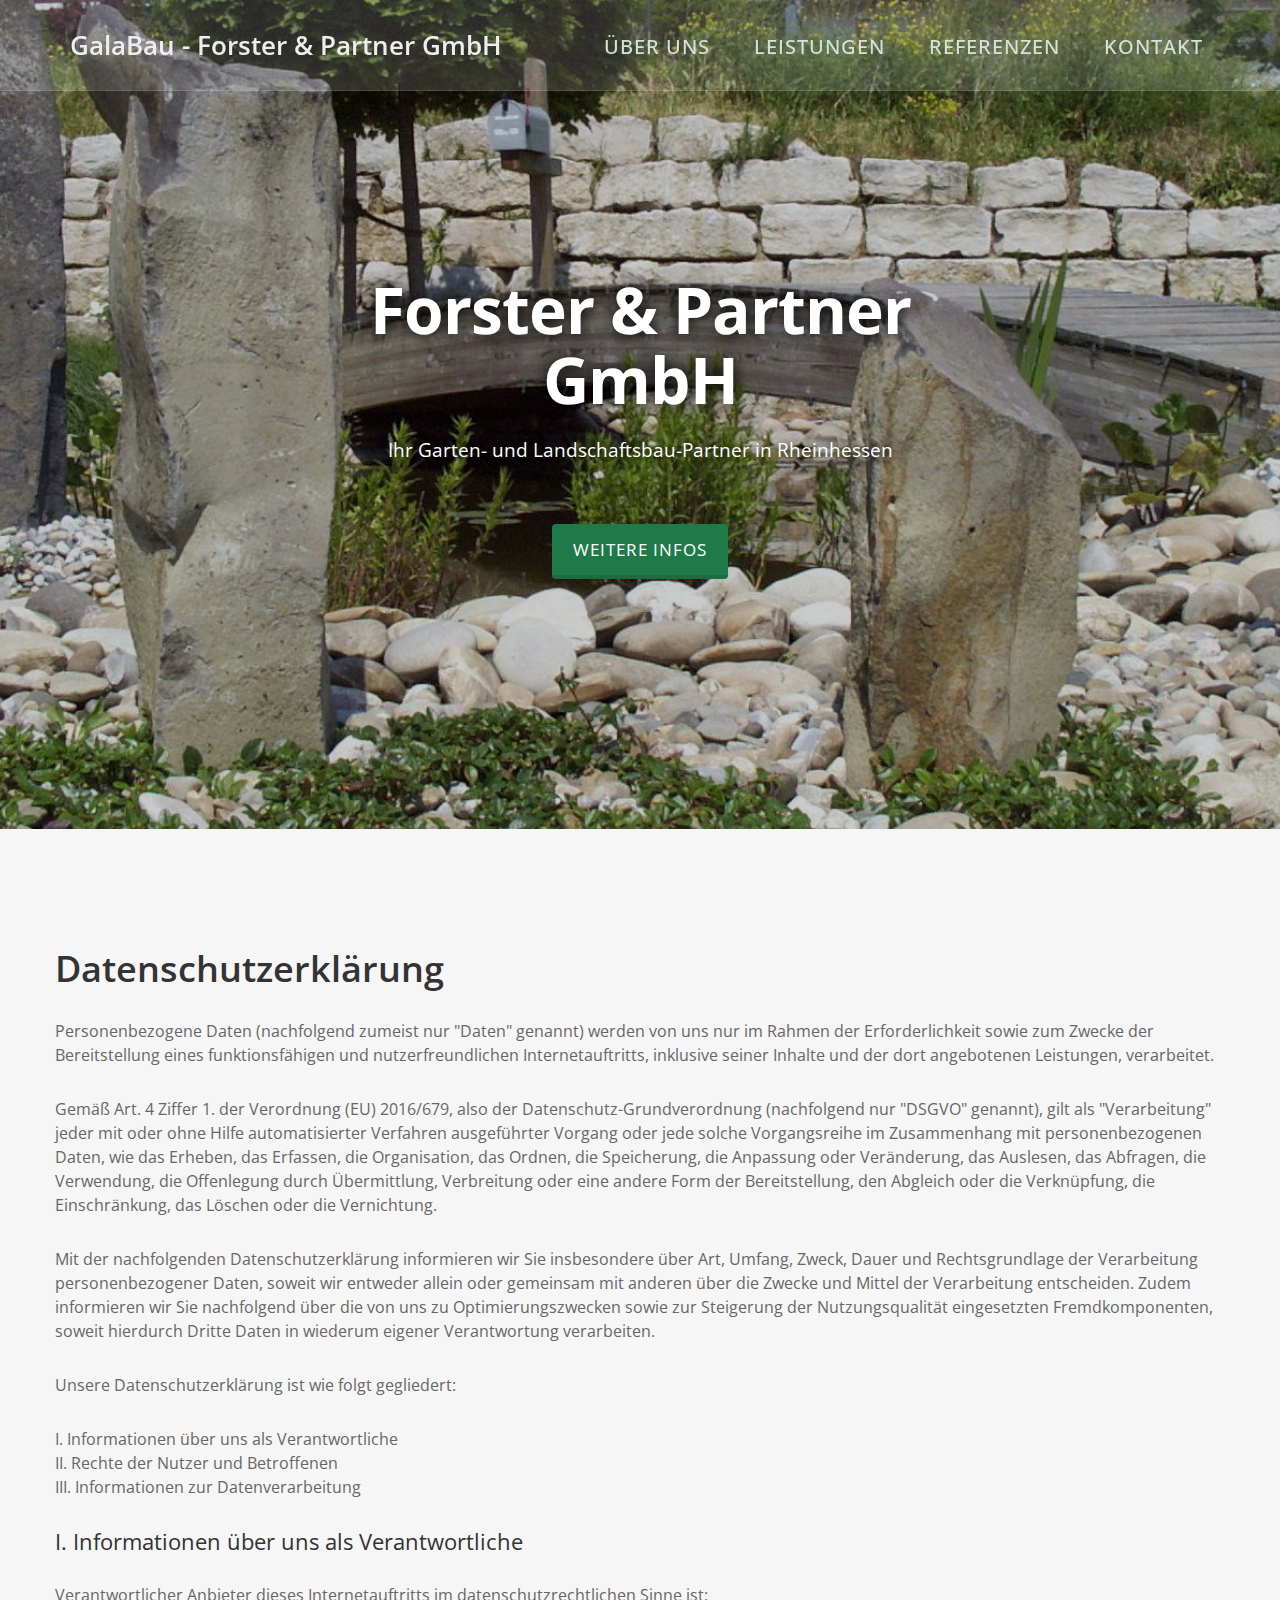
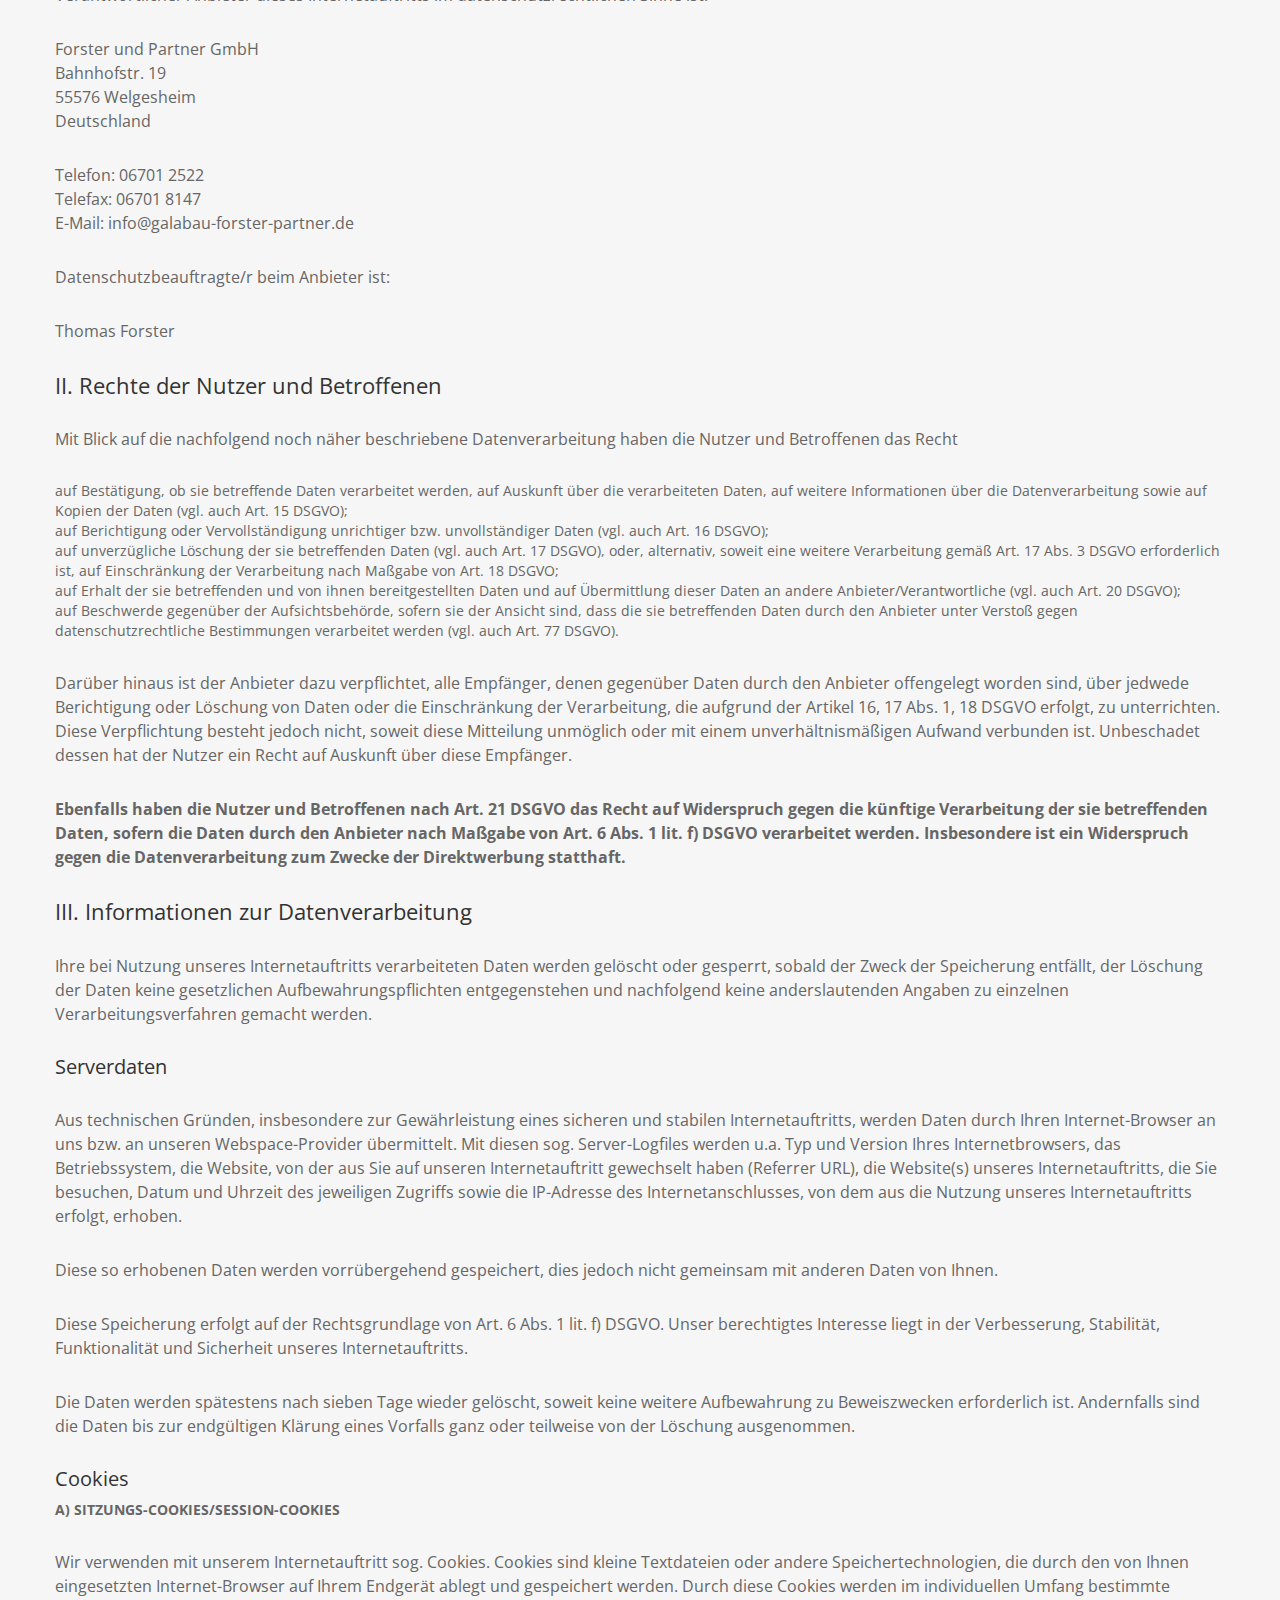
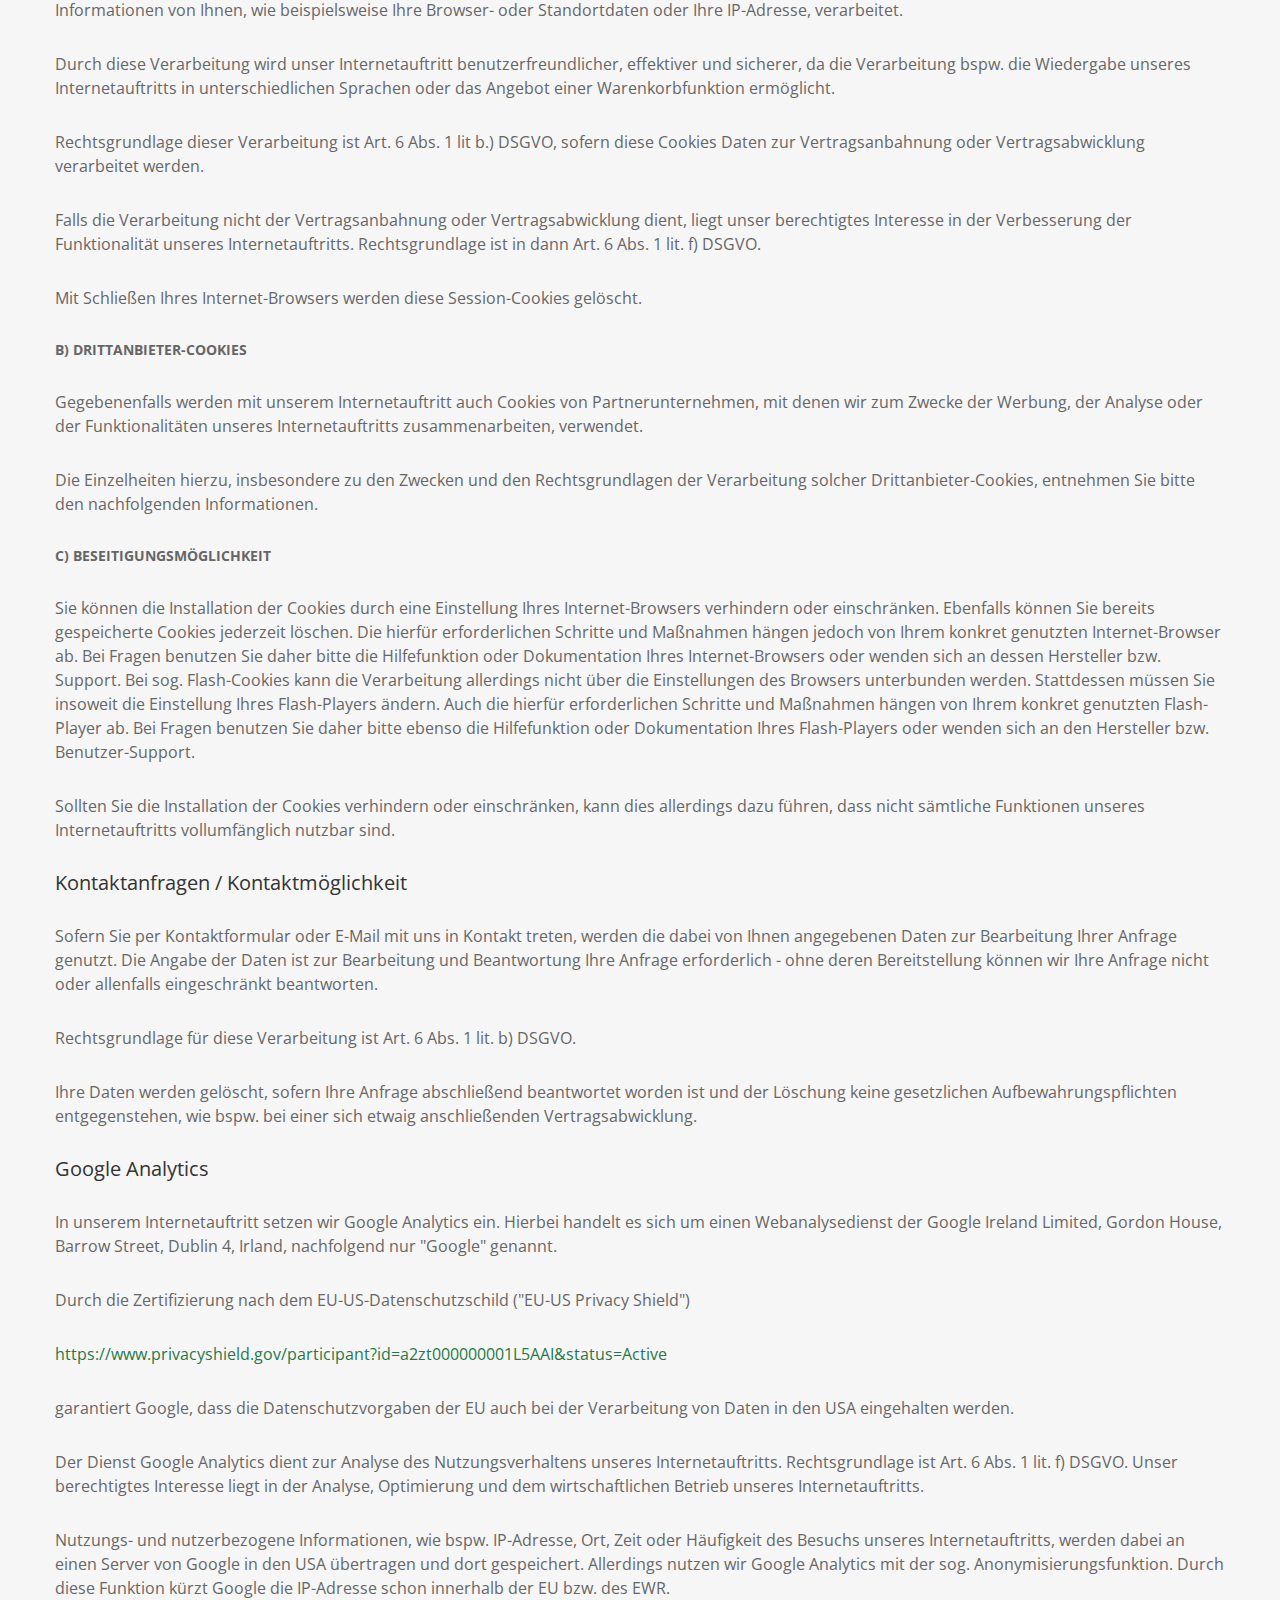
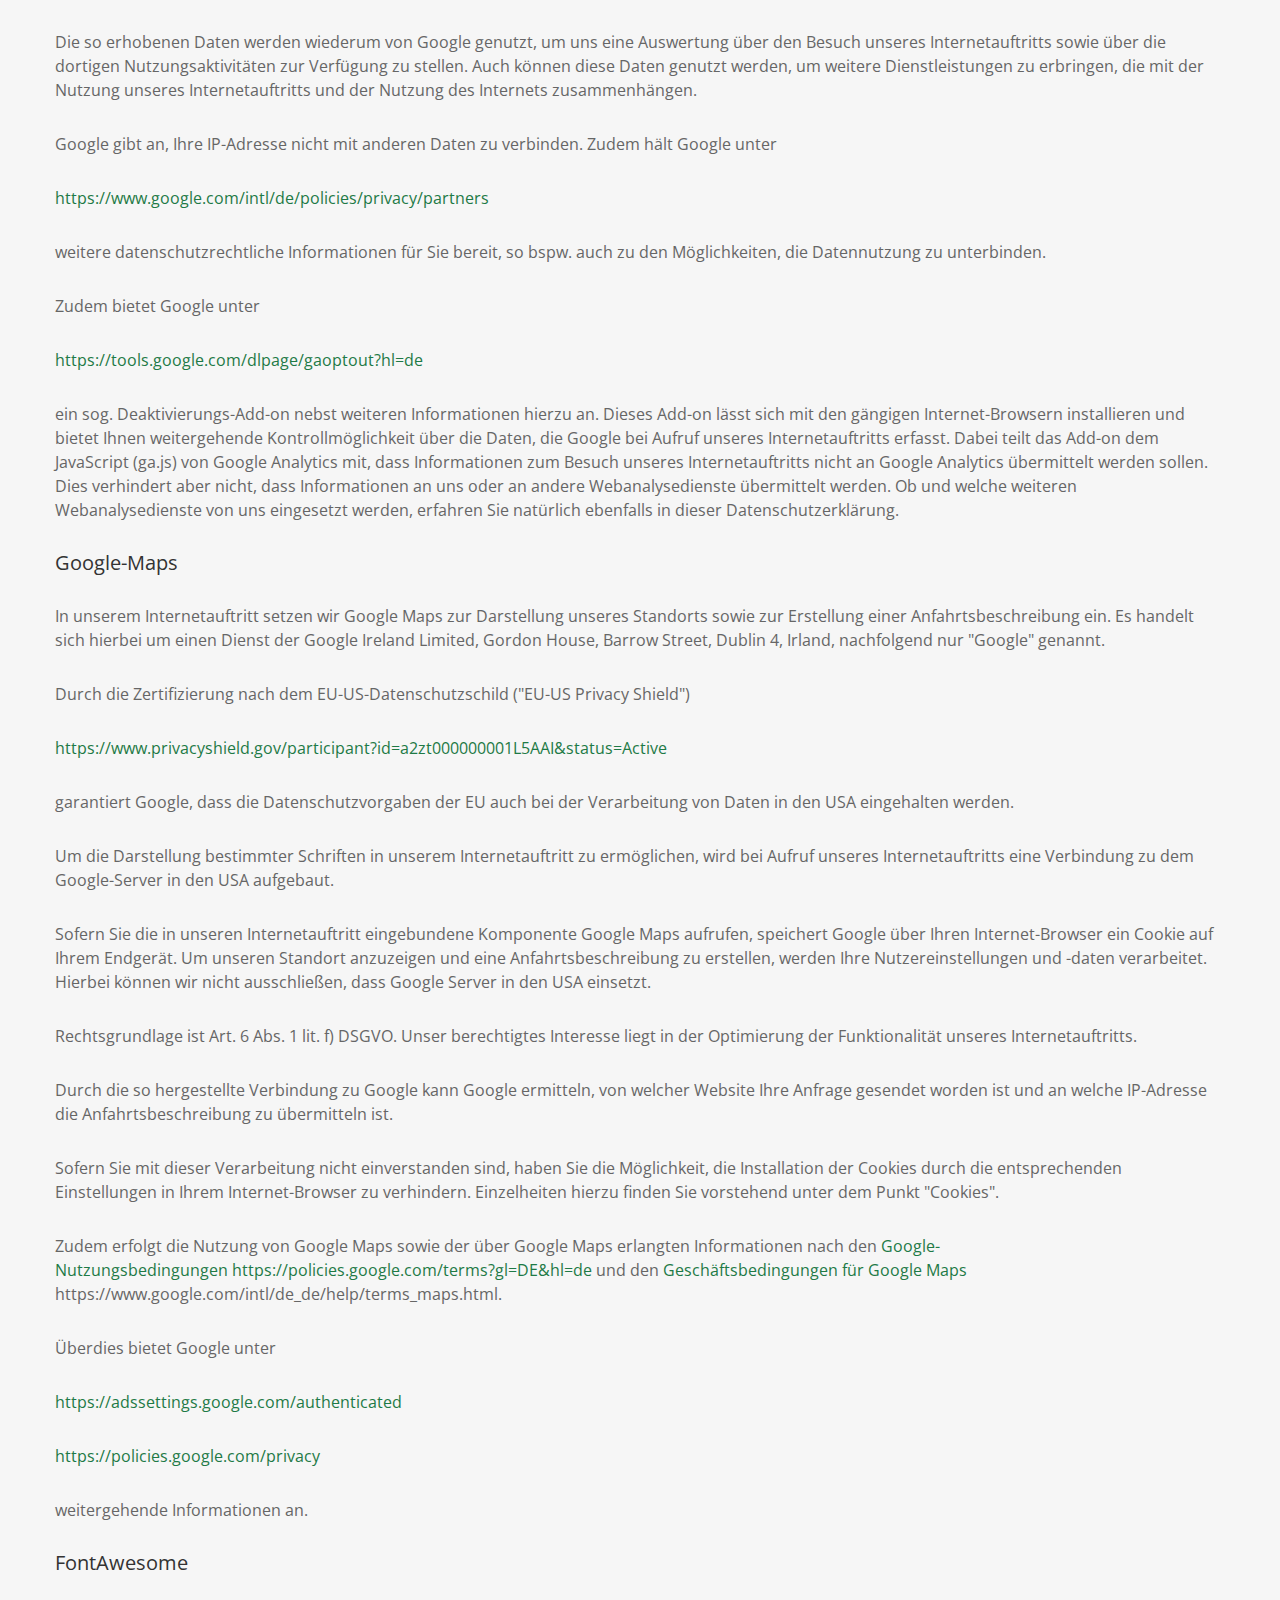
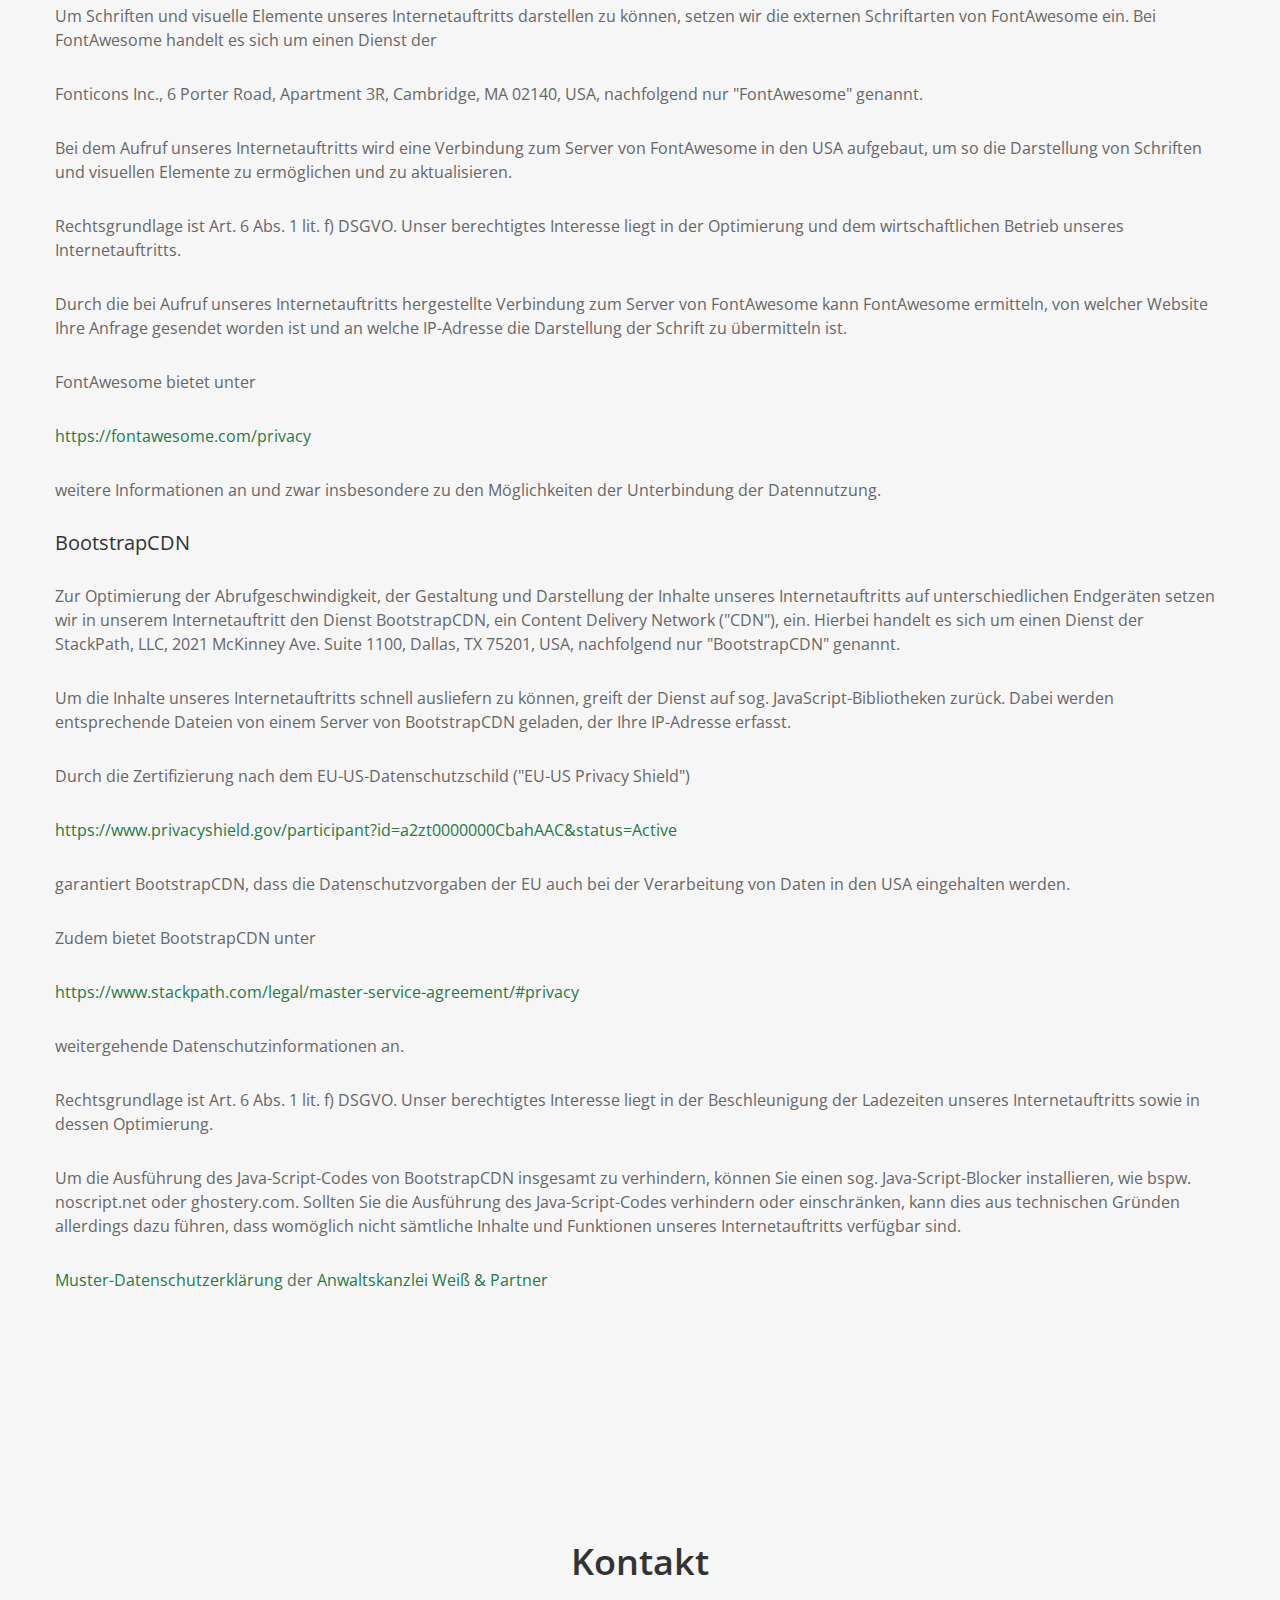
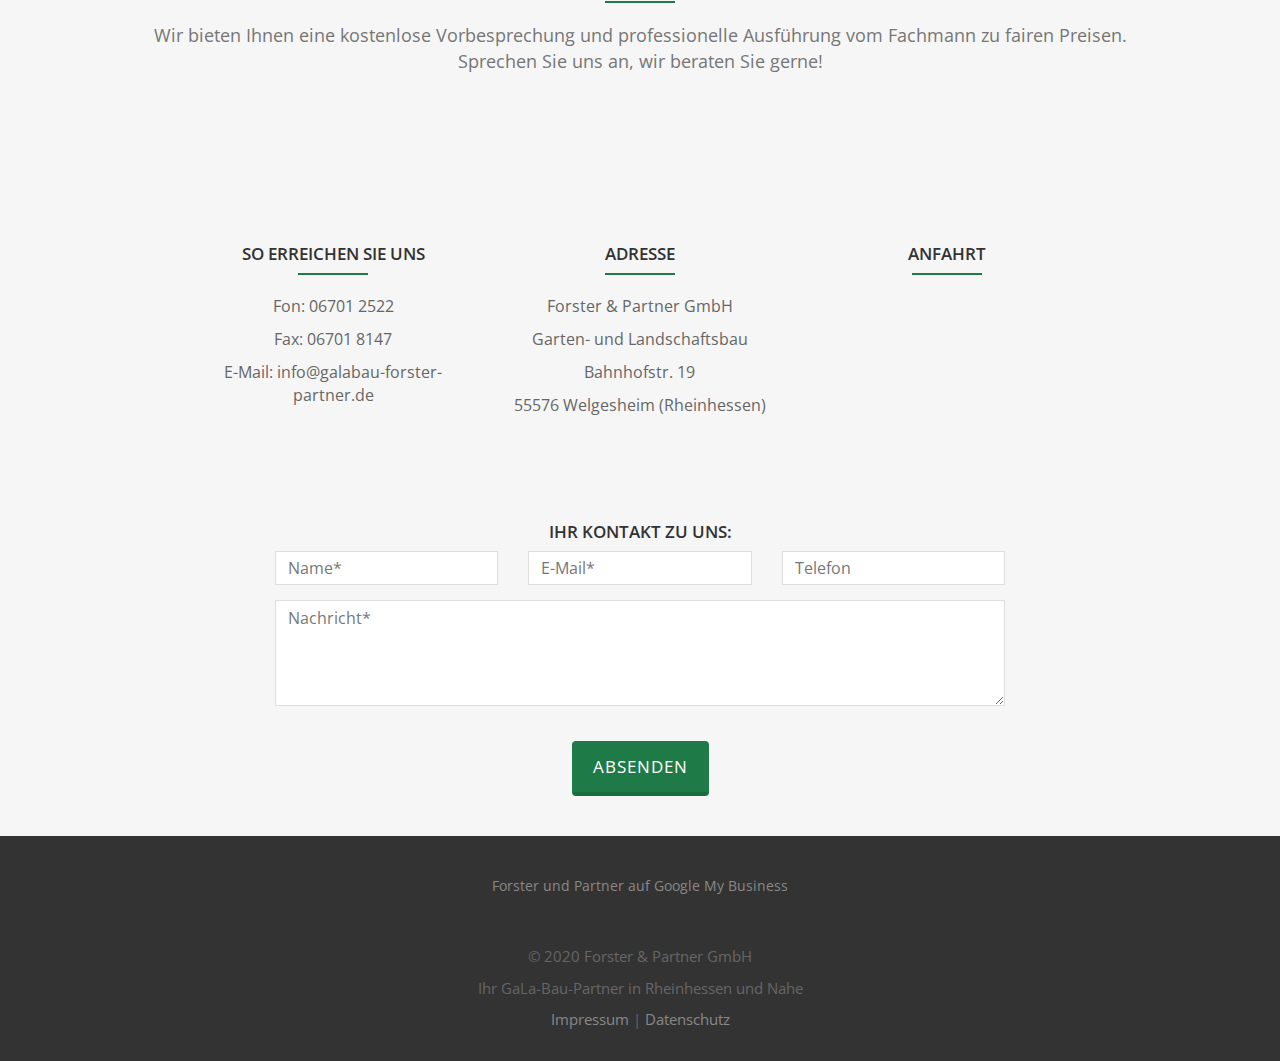
<file: datenschutz.html>
<!DOCTYPE html>
<html lang="de">
  <head>
    <meta charset="utf-8" />
    <meta name="viewport" content="width=device-width, initial-scale=1" />
    <meta
      name="description"
      content="Forster und Partner  Garten  und Landschaftsbau, 55576 Welgesheim, Rheinhessen"
    />
    <title>
      Forster und Partner - Garten - und Landschaftsbau, 55576 Welgesheim
      Rheinhessen
    </title>
    <meta name="author" content="Jan Forster" />

    <!-- Favicons
    ================================================== -->
    <link rel="shortcut icon" href="img/favicon.ico" type="image/x-icon" />

    <link rel="manifest" href="site.webmanifest" />
    <link rel="apple-touch-icon" href="img/apple-touch-icon.png" />
    <link
      rel="apple-touch-icon"
      sizes="72x72"
      href="img/apple-touch-icon-72x72.png"
    />
    <link
      rel="apple-touch-icon"
      sizes="114x114"
      href="img/apple-touch-icon-114x114.png"
    />

    <!-- Bootstrap -->

    <!-- Latest compiled and minified CSS -->
    <link
      rel="stylesheet"
      href="https://maxcdn.bootstrapcdn.com/bootstrap/3.3.7/css/bootstrap.min.css"
      integrity="sha384-BVYiiSIFeK1dGmJRAkycuHAHRg32OmUcww7on3RYdg4Va+PmSTsz/K68vbdEjh4u"
      crossorigin="anonymous"
    />

    <!-- Prefetching-->
    <link rel="preconnect" href="https://www.google-analytics.com" />

    <link rel="preconnect" href="https://maps.gstatic.com" />

    <link rel="preconnect" href="https://maps.googleapis.com" />

    <!-- Cookie Constent Styles-->
    <link
      href="css/cookies-eu-banner.default.min.css"
      rel="stylesheet"
      media="screen"
    />

    <!-- Slider
    ================================================== -->
    <link href="css/owl.carousel.min.css" rel="stylesheet" media="screen" />
    <link href="css/owl.theme.min.css" rel="stylesheet" media="screen" />

    <!-- Stylesheet
    ================================================== -->
    <link rel="stylesheet" type="text/css" href="css/style.min.css" />
    <link
      rel="stylesheet"
      type="text/css"
      href="css/nivo-lightbox/nivo-lightbox.min.css"
    />
    <link
      rel="stylesheet"
      type="text/css"
      href="css/nivo-lightbox/default.min.css"
    />
    <link
      href="https://fonts.googleapis.com/css?family=Open+Sans:300,400,600,700&display=swap"
      rel="stylesheet"
    />

    <!-- HTML5 shim and Respond.js for IE8 support of HTML5 elements and media queries -->
    <!-- WARNING: Respond.js doesn't work if you view the page via file:// -->
    <!--[if lt IE 9]>
      <script src="https://oss.maxcdn.com/html5shiv/3.7.2/html5shiv.min.js"></script>
      <script src="https://oss.maxcdn.com/respond/1.4.2/respond.min.js"></script>
    <![endif]-->
  </head>
  <body id="page-top" data-spy="scroll" data-target=".navbar-fixed-top">
    <!-- Navigation
    ==========================================-->
    <nav id="menu" class="navbar navbar-default navbar-fixed-top">
      <div class="container">
        <!-- Brand and toggle get grouped for better mobile display -->
        <div class="navbar-header">
          <button
            type="button"
            class="navbar-toggle collapsed"
            data-toggle="collapse"
            data-target="#bs-example-navbar-collapse-1"
          >
            <span class="sr-only">Menü</span>
            <span class="icon-bar"></span> <span class="icon-bar"></span>
            <span class="icon-bar"></span>
          </button>
          <a class="navbar-brand page-scroll" href="index.html#page-top"
            >GalaBau - Forster & Partner GmbH
          </a>
        </div>

        <!-- Collect the nav links, forms, and other content for toggling -->
        <div
          class="collapse navbar-collapse"
          id="bs-example-navbar-collapse-1"
          role="navigation"
        >
          <ul class="nav navbar-nav navbar-right smooth-scroll">
            <li><a href="index.html#about" class="page-scroll">Über uns</a></li>
            <li>
              <a href="index.html#services" class="page-scroll">Leistungen</a>
            </li>
            <li>
              <a href="index.html#portfolio" class="page-scroll">Referenzen</a>
            </li>
            <li>
              <a href="index.html#contact" class="page-scroll">Kontakt</a>
            </li>
          </ul>
        </div>
        <!-- /.navbar-collapse -->
      </div>
      <!-- /.container-fluid -->
    </nav>
    <!-- Header -->
    <header id="header">
      <div class="intro">
        <div class="overlay">
          <div class="container">
            <div class="row">
              <div class="col-md-8 col-md-offset-2 intro-text">
                <h1>Forster & Partner GmbH</h1>
                <p>
                  Ihr Garten- und Landschaftsbau-Partner in Rheinhessen
                </p>
                <a href="#about" class="btn btn-custom btn-lg page-scroll"
                  >Weitere Infos</a
                >
              </div>
            </div>
          </div>
        </div>
      </div>
    </header>
    <!-- Cookie Consent Section -->
    <div id="cookies-eu-banner" style="display: none;">
      Diese Website verwendet Cookies von Google Analytics, um eine bessere
      Websitenutzung zu ermöglichen.
      <a
        href="./datenschutz.html"
        class="btn btn-xs"
        role="button"
        id="cookies-eu-more"
        >Mehr Infos</a
      >
      <button type="button" class="btn btn-xs" id="cookies-eu-reject">
        Ohne Cookies fortfahren
      </button>
      <button type="button" class="btn btn-xs" id="cookies-eu-accept">
        Zustimmen
      </button>
    </div>
    <!-- About Section -->
    <main>
      <div id="about">
        <div class="container">
          <div class="row">
            <h2>Datenschutzerklärung</h2>
            <p>
              Personenbezogene Daten (nachfolgend zumeist nur "Daten" genannt)
              werden von uns nur im Rahmen der Erforderlichkeit sowie zum Zwecke
              der Bereitstellung eines funktionsfähigen und nutzerfreundlichen
              Internetauftritts, inklusive seiner Inhalte und der dort
              angebotenen Leistungen, verarbeitet.
            </p>
            <p>
              Gemäß Art. 4 Ziffer 1. der Verordnung (EU) 2016/679, also der
              Datenschutz-Grundverordnung (nachfolgend nur "DSGVO" genannt),
              gilt als "Verarbeitung" jeder mit oder ohne Hilfe automatisierter
              Verfahren ausgeführter Vorgang oder jede solche Vorgangsreihe im
              Zusammenhang mit personenbezogenen Daten, wie das Erheben, das
              Erfassen, die Organisation, das Ordnen, die Speicherung, die
              Anpassung oder Veränderung, das Auslesen, das Abfragen, die
              Verwendung, die Offenlegung durch Übermittlung, Verbreitung oder
              eine andere Form der Bereitstellung, den Abgleich oder die
              Verknüpfung, die Einschränkung, das Löschen oder die Vernichtung.
            </p>
            <p>
              Mit der nachfolgenden Datenschutzerklärung informieren wir Sie
              insbesondere über Art, Umfang, Zweck, Dauer und Rechtsgrundlage
              der Verarbeitung personenbezogener Daten, soweit wir entweder
              allein oder gemeinsam mit anderen über die Zwecke und Mittel der
              Verarbeitung entscheiden. Zudem informieren wir Sie nachfolgend
              über die von uns zu Optimierungszwecken sowie zur Steigerung der
              Nutzungsqualität eingesetzten Fremdkomponenten, soweit hierdurch
              Dritte Daten in wiederum eigener Verantwortung verarbeiten.
            </p>
            <p>Unsere Datenschutzerklärung ist wie folgt gegliedert:</p>
            <p>
              I. Informationen über uns als Verantwortliche<br />II. Rechte der
              Nutzer und Betroffenen<br />III. Informationen zur
              Datenverarbeitung
            </p>
            <h3>I. Informationen über uns als Verantwortliche</h3>
            <p>
              Verantwortlicher Anbieter dieses Internetauftritts im
              datenschutzrechtlichen Sinne ist:
            </p>
            <p>
              Forster und Partner GmbH<br />Bahnhofstr. 19<br />55576
              Welgesheim<br />Deutschland
            </p>
            <p>
              Telefon: 06701 2522<br />Telefax: 06701 8147<br />E-Mail:
              info@galabau-forster-partner.de
            </p>
            <p>Datenschutzbeauftragte/r beim Anbieter ist:</p>
            <p>Thomas Forster&nbsp;</p>
            <h3>II. Rechte der Nutzer und Betroffenen</h3>
            <p>
              Mit Blick auf die nachfolgend noch näher beschriebene
              Datenverarbeitung haben die Nutzer und Betroffenen das Recht
            </p>
            <ul>
              <li>
                auf Bestätigung, ob sie betreffende Daten verarbeitet werden,
                auf Auskunft über die verarbeiteten Daten, auf weitere
                Informationen über die Datenverarbeitung sowie auf Kopien der
                Daten (vgl. auch Art. 15 DSGVO);
              </li>
              <li>
                auf Berichtigung oder Vervollständigung unrichtiger bzw.
                unvollständiger Daten (vgl. auch Art. 16 DSGVO);
              </li>
              <li>
                auf unverzügliche Löschung der sie betreffenden Daten (vgl. auch
                Art. 17 DSGVO), oder, alternativ, soweit eine weitere
                Verarbeitung gemäß Art. 17 Abs. 3 DSGVO erforderlich ist, auf
                Einschränkung der Verarbeitung nach Maßgabe von Art. 18 DSGVO;
              </li>
              <li>
                auf Erhalt der sie betreffenden und von ihnen bereitgestellten
                Daten und auf Übermittlung dieser Daten an andere
                Anbieter/Verantwortliche (vgl. auch Art. 20 DSGVO);
              </li>
              <li>
                auf Beschwerde gegenüber der Aufsichtsbehörde, sofern sie der
                Ansicht sind, dass die sie betreffenden Daten durch den Anbieter
                unter Verstoß gegen datenschutzrechtliche Bestimmungen
                verarbeitet werden (vgl. auch Art. 77 DSGVO).
              </li>
            </ul>
            <p>
              Darüber hinaus ist der Anbieter dazu verpflichtet, alle Empfänger,
              denen gegenüber Daten durch den Anbieter offengelegt worden sind,
              über jedwede Berichtigung oder Löschung von Daten oder die
              Einschränkung der Verarbeitung, die aufgrund der Artikel 16, 17
              Abs. 1, 18 DSGVO erfolgt, zu unterrichten. Diese Verpflichtung
              besteht jedoch nicht, soweit diese Mitteilung unmöglich oder mit
              einem unverhältnismäßigen Aufwand verbunden ist. Unbeschadet
              dessen hat der Nutzer ein Recht auf Auskunft über diese Empfänger.
            </p>
            <p>
              <strong
                >Ebenfalls haben die Nutzer und Betroffenen nach Art. 21 DSGVO
                das Recht auf Widerspruch gegen die künftige Verarbeitung der
                sie betreffenden Daten, sofern die Daten durch den Anbieter nach
                Maßgabe von Art. 6 Abs. 1 lit. f) DSGVO verarbeitet werden.
                Insbesondere ist ein Widerspruch gegen die Datenverarbeitung zum
                Zwecke der Direktwerbung statthaft.</strong
              >
            </p>
            <h3>III. Informationen zur Datenverarbeitung</h3>
            <p>
              Ihre bei Nutzung unseres Internetauftritts verarbeiteten Daten
              werden gelöscht oder gesperrt, sobald der Zweck der Speicherung
              entfällt, der Löschung der Daten keine gesetzlichen
              Aufbewahrungspflichten entgegenstehen und nachfolgend keine
              anderslautenden Angaben zu einzelnen Verarbeitungsverfahren
              gemacht werden.
            </p>

            <h4>Serverdaten</h4>
            <p>
              Aus technischen Gründen, insbesondere zur Gewährleistung eines
              sicheren und stabilen Internetauftritts, werden Daten durch Ihren
              Internet-Browser an uns bzw. an unseren Webspace-Provider
              übermittelt. Mit diesen sog. Server-Logfiles werden u.a. Typ und
              Version Ihres Internetbrowsers, das Betriebssystem, die Website,
              von der aus Sie auf unseren Internetauftritt gewechselt haben
              (Referrer URL), die Website(s) unseres Internetauftritts, die Sie
              besuchen, Datum und Uhrzeit des jeweiligen Zugriffs sowie die
              IP-Adresse des Internetanschlusses, von dem aus die Nutzung
              unseres Internetauftritts erfolgt, erhoben.
            </p>
            <p>
              Diese so erhobenen Daten werden vorrübergehend gespeichert, dies
              jedoch nicht gemeinsam mit anderen Daten von Ihnen.
            </p>
            <p>
              Diese Speicherung erfolgt auf der Rechtsgrundlage von Art. 6 Abs.
              1 lit. f) DSGVO. Unser berechtigtes Interesse liegt in der
              Verbesserung, Stabilität, Funktionalität und Sicherheit unseres
              Internetauftritts.
            </p>
            <p>
              Die Daten werden spätestens nach sieben Tage wieder gelöscht,
              soweit keine weitere Aufbewahrung zu Beweiszwecken erforderlich
              ist. Andernfalls sind die Daten bis zur endgültigen Klärung eines
              Vorfalls ganz oder teilweise von der Löschung ausgenommen.
            </p>

            <h4>Cookies</h4>
            <h5>a) Sitzungs-Cookies/Session-Cookies</h5>
            <p>
              Wir verwenden mit unserem Internetauftritt sog. Cookies. Cookies
              sind kleine Textdateien oder andere Speichertechnologien, die
              durch den von Ihnen eingesetzten Internet-Browser auf Ihrem
              Endgerät ablegt und gespeichert werden. Durch diese Cookies werden
              im individuellen Umfang bestimmte Informationen von Ihnen, wie
              beispielsweise Ihre Browser- oder Standortdaten oder Ihre
              IP-Adresse, verarbeitet. &nbsp;
            </p>
            <p>
              Durch diese Verarbeitung wird unser Internetauftritt
              benutzerfreundlicher, effektiver und sicherer, da die Verarbeitung
              bspw. die Wiedergabe unseres Internetauftritts in
              unterschiedlichen Sprachen oder das Angebot einer
              Warenkorbfunktion ermöglicht.
            </p>
            <p>
              Rechtsgrundlage dieser Verarbeitung ist Art. 6 Abs. 1 lit b.)
              DSGVO, sofern diese Cookies Daten zur Vertragsanbahnung oder
              Vertragsabwicklung verarbeitet werden.
            </p>
            <p>
              Falls die Verarbeitung nicht der Vertragsanbahnung oder
              Vertragsabwicklung dient, liegt unser berechtigtes Interesse in
              der Verbesserung der Funktionalität unseres Internetauftritts.
              Rechtsgrundlage ist in dann Art. 6 Abs. 1 lit. f) DSGVO.
            </p>
            <p>
              Mit Schließen Ihres Internet-Browsers werden diese Session-Cookies
              gelöscht.
            </p>
            <h5>b) Drittanbieter-Cookies</h5>
            <p>
              Gegebenenfalls werden mit unserem Internetauftritt auch Cookies
              von Partnerunternehmen, mit denen wir zum Zwecke der Werbung, der
              Analyse oder der Funktionalitäten unseres Internetauftritts
              zusammenarbeiten, verwendet.
            </p>
            <p>
              Die Einzelheiten hierzu, insbesondere zu den Zwecken und den
              Rechtsgrundlagen der Verarbeitung solcher Drittanbieter-Cookies,
              entnehmen Sie bitte den nachfolgenden Informationen.
            </p>
            <h5>c) Beseitigungsmöglichkeit</h5>
            <p>
              Sie können die Installation der Cookies durch eine Einstellung
              Ihres Internet-Browsers verhindern oder einschränken. Ebenfalls
              können Sie bereits gespeicherte Cookies jederzeit löschen. Die
              hierfür erforderlichen Schritte und Maßnahmen hängen jedoch von
              Ihrem konkret genutzten Internet-Browser ab. Bei Fragen benutzen
              Sie daher bitte die Hilfefunktion oder Dokumentation Ihres
              Internet-Browsers oder wenden sich an dessen Hersteller bzw.
              Support. Bei sog. Flash-Cookies kann die Verarbeitung allerdings
              nicht über die Einstellungen des Browsers unterbunden werden.
              Stattdessen müssen Sie insoweit die Einstellung Ihres
              Flash-Players ändern. Auch die hierfür erforderlichen Schritte und
              Maßnahmen hängen von Ihrem konkret genutzten Flash-Player ab. Bei
              Fragen benutzen Sie daher bitte ebenso die Hilfefunktion oder
              Dokumentation Ihres Flash-Players oder wenden sich an den
              Hersteller bzw. Benutzer-Support.
            </p>
            <p>
              Sollten Sie die Installation der Cookies verhindern oder
              einschränken, kann dies allerdings dazu führen, dass nicht
              sämtliche Funktionen unseres Internetauftritts vollumfänglich
              nutzbar sind.
            </p>

            <h4>Kontaktanfragen / Kontaktmöglichkeit</h4>
            <p>
              Sofern Sie per Kontaktformular oder E-Mail mit uns in Kontakt
              treten, werden die dabei von Ihnen angegebenen Daten zur
              Bearbeitung Ihrer Anfrage genutzt. Die Angabe der Daten ist zur
              Bearbeitung und Beantwortung Ihre Anfrage erforderlich - ohne
              deren Bereitstellung können wir Ihre Anfrage nicht oder allenfalls
              eingeschränkt beantworten.
            </p>
            <p>
              Rechtsgrundlage für diese Verarbeitung ist Art. 6 Abs. 1 lit. b)
              DSGVO.
            </p>
            <p>
              Ihre Daten werden gelöscht, sofern Ihre Anfrage abschließend
              beantwortet worden ist und der Löschung keine gesetzlichen
              Aufbewahrungspflichten entgegenstehen, wie bspw. bei einer sich
              etwaig anschließenden Vertragsabwicklung.
            </p>

            <h4>Google Analytics</h4>
            <p>
              In unserem Internetauftritt setzen wir Google Analytics ein.
              Hierbei handelt es sich um einen Webanalysedienst der Google
              Ireland Limited, Gordon House, Barrow Street, Dublin 4, Irland,
              nachfolgend nur "Google" genannt.
            </p>
            <p>
              Durch die Zertifizierung nach dem EU-US-Datenschutzschild ("EU-US
              Privacy Shield")
            </p>
            <p>
              <a
                target="_blank"
                rel="noopener"
                href="https://www.privacyshield.gov/participant?id=a2zt000000001L5AAI&amp;status=Active"
                >https://www.privacyshield.gov/participant?id=a2zt000000001L5AAI&amp;status=Active</a
              >
            </p>
            <p>
              garantiert Google, dass die Datenschutzvorgaben der EU auch bei
              der Verarbeitung von Daten in den USA eingehalten werden.
            </p>
            <p>
              Der Dienst Google Analytics dient zur Analyse des
              Nutzungsverhaltens unseres Internetauftritts. Rechtsgrundlage ist
              Art. 6 Abs. 1 lit. f) DSGVO. Unser berechtigtes Interesse liegt in
              der Analyse, Optimierung und dem wirtschaftlichen Betrieb unseres
              Internetauftritts.
            </p>
            <p>
              Nutzungs- und nutzerbezogene Informationen, wie bspw. IP-Adresse,
              Ort, Zeit oder Häufigkeit des Besuchs unseres Internetauftritts,
              werden dabei an einen Server von Google in den USA übertragen und
              dort gespeichert. Allerdings nutzen wir Google Analytics mit der
              sog. Anonymisierungsfunktion. Durch diese Funktion kürzt Google
              die IP-Adresse schon innerhalb der EU bzw. des EWR.
            </p>
            <p>
              Die so erhobenen Daten werden wiederum von Google genutzt, um uns
              eine Auswertung über den Besuch unseres Internetauftritts sowie
              über die dortigen Nutzungsaktivitäten zur Verfügung zu stellen.
              Auch können diese Daten genutzt werden, um weitere
              Dienstleistungen zu erbringen, die mit der Nutzung unseres
              Internetauftritts und der Nutzung des Internets zusammenhängen.
            </p>
            <p>
              Google gibt an, Ihre IP-Adresse nicht mit anderen Daten zu
              verbinden. Zudem hält Google unter
            </p>
            <p>
              <a
                target="_blank"
                rel="noopener"
                href="https://www.google.com/intl/de/policies/privacy/partners"
                >https://www.google.com/intl/de/policies/privacy/partners</a
              >
            </p>
            <p>
              weitere datenschutzrechtliche Informationen für Sie bereit, so
              bspw. auch zu den Möglichkeiten, die Datennutzung zu unterbinden.
            </p>
            <p>Zudem bietet Google unter</p>
            <p>
              <a
                target="_blank"
                rel="noopener"
                href="https://tools.google.com/dlpage/gaoptout?hl=de"
                >https://tools.google.com/dlpage/gaoptout?hl=de</a
              >
            </p>
            <p>
              ein sog. Deaktivierungs-Add-on nebst weiteren Informationen hierzu
              an. Dieses Add-on lässt sich mit den gängigen Internet-Browsern
              installieren und bietet Ihnen weitergehende Kontrollmöglichkeit
              über die Daten, die Google bei Aufruf unseres Internetauftritts
              erfasst. Dabei teilt das Add-on dem JavaScript (ga.js) von Google
              Analytics mit, dass Informationen zum Besuch unseres
              Internetauftritts nicht an Google Analytics übermittelt werden
              sollen. Dies verhindert aber nicht, dass Informationen an uns oder
              an andere Webanalysedienste übermittelt werden. Ob und welche
              weiteren Webanalysedienste von uns eingesetzt werden, erfahren Sie
              natürlich ebenfalls in dieser Datenschutzerklärung.
            </p>

            <h4>Google-Maps</h4>
            <p>
              In unserem Internetauftritt setzen wir Google Maps zur Darstellung
              unseres Standorts sowie zur Erstellung einer Anfahrtsbeschreibung
              ein. Es handelt sich hierbei um einen Dienst der Google Ireland
              Limited, Gordon House, Barrow Street, Dublin 4, Irland,
              nachfolgend nur "Google" genannt.
            </p>
            <p>
              Durch die Zertifizierung nach dem EU-US-Datenschutzschild ("EU-US
              Privacy Shield")
            </p>
            <p>
              <a
                target="_blank"
                rel="noopener"
                href="https://www.privacyshield.gov/participant?id=a2zt000000001L5AAI&amp;status=Active"
                >https://www.privacyshield.gov/participant?id=a2zt000000001L5AAI&amp;status=Active</a
              >
            </p>
            <p>
              garantiert Google, dass die Datenschutzvorgaben der EU auch bei
              der Verarbeitung von Daten in den USA eingehalten werden.
            </p>
            <p>
              Um die Darstellung bestimmter Schriften in unserem
              Internetauftritt zu ermöglichen, wird bei Aufruf unseres
              Internetauftritts eine Verbindung zu dem Google-Server in den USA
              aufgebaut.
            </p>
            <p>
              Sofern Sie die in unseren Internetauftritt eingebundene Komponente
              Google Maps aufrufen, speichert Google über Ihren Internet-Browser
              ein Cookie auf Ihrem Endgerät. Um unseren Standort anzuzeigen und
              eine Anfahrtsbeschreibung zu erstellen, werden Ihre
              Nutzereinstellungen und -daten verarbeitet. Hierbei können wir
              nicht ausschließen, dass Google Server in den USA einsetzt.
            </p>
            <p>
              Rechtsgrundlage ist Art. 6 Abs. 1 lit. f) DSGVO. Unser
              berechtigtes Interesse liegt in der Optimierung der Funktionalität
              unseres Internetauftritts.
            </p>
            <p>
              Durch die so hergestellte Verbindung zu Google kann Google
              ermitteln, von welcher Website Ihre Anfrage gesendet worden ist
              und an welche IP-Adresse die Anfahrtsbeschreibung zu übermitteln
              ist.
            </p>
            <p>
              Sofern Sie mit dieser Verarbeitung nicht einverstanden sind, haben
              Sie die Möglichkeit, die Installation der Cookies durch die
              entsprechenden Einstellungen in Ihrem Internet-Browser zu
              verhindern. Einzelheiten hierzu finden Sie vorstehend unter dem
              Punkt "Cookies".
            </p>
            <p>
              Zudem erfolgt die Nutzung von Google Maps sowie der über Google
              Maps erlangten Informationen nach den
              <a
                target="_blank"
                rel="noopener"
                href="http://www.google.de/accounts/TOS"
                >Google-Nutzungsbedingungen</a
              >&nbsp;<a
                target="_blank"
                rel="noopener"
                href="https://policies.google.com/terms?gl=DE&amp;hl=de"
                >https://policies.google.com/terms?gl=DE&amp;hl=de</a
              >
              und den
              <a
                target="_blank"
                rel="noopener"
                href="http://www.google.com/intl/de_de/help/terms_maps.html"
                >Geschäftsbedingungen für Google Maps</a
              >
              https://www.google.com/intl/de_de/help/terms_maps.html.
            </p>
            <p>Überdies bietet Google unter</p>
            <p>
              <a
                target="_blank"
                rel="noopener"
                href="https://adssettings.google.com/authenticated"
                >https://adssettings.google.com/authenticated</a
              >
            </p>
            <p>
              <a
                target="_blank"
                rel="noopener"
                href="https://policies.google.com/privacy"
                >https://policies.google.com/privacy</a
              >
            </p>
            <p>weitergehende Informationen an.</p>

            <h4>FontAwesome</h4>
            <p>
              Um Schriften und visuelle Elemente unseres Internetauftritts
              darstellen zu können, setzen wir die externen Schriftarten von
              FontAwesome ein. Bei FontAwesome handelt es sich um einen Dienst
              der
            </p>
            <p>
              Fonticons Inc., 6 Porter Road, Apartment 3R, Cambridge, MA 02140,
              USA, nachfolgend nur "FontAwesome" genannt.
            </p>
            <p>
              Bei dem Aufruf unseres Internetauftritts wird eine Verbindung zum
              Server von FontAwesome in den USA aufgebaut, um so die Darstellung
              von Schriften und visuellen Elemente zu ermöglichen und zu
              aktualisieren.
            </p>
            <p>
              Rechtsgrundlage ist Art. 6 Abs. 1 lit. f) DSGVO. Unser
              berechtigtes Interesse liegt in der Optimierung und dem
              wirtschaftlichen Betrieb unseres Internetauftritts.
            </p>
            <p>
              Durch die bei Aufruf unseres Internetauftritts hergestellte
              Verbindung zum Server von FontAwesome kann FontAwesome ermitteln,
              von welcher Website Ihre Anfrage gesendet worden ist und an welche
              IP-Adresse die Darstellung der Schrift zu übermitteln ist.
            </p>
            <p>FontAwesome bietet unter</p>
            <p>
              <a
                href="https://fontawesome.com/privacy"
                target="_blank"
                rel="noopener"
                >https://fontawesome.com/privacy</a
              >
            </p>
            <p>
              weitere Informationen an und zwar insbesondere zu den
              Möglichkeiten der Unterbindung der Datennutzung.
            </p>

            <h4>BootstrapCDN</h4>
            <p>
              Zur Optimierung der Abrufgeschwindigkeit, der Gestaltung und
              Darstellung der Inhalte unseres Internetauftritts auf
              unterschiedlichen Endgeräten setzen wir in unserem
              Internetauftritt den Dienst BootstrapCDN, ein Content Delivery
              Network ("CDN"), ein. Hierbei handelt es sich um einen Dienst der
              StackPath, LLC, 2021 McKinney Ave. Suite 1100, Dallas, TX 75201,
              USA, nachfolgend nur "BootstrapCDN" genannt.
            </p>
            <p>
              Um die Inhalte unseres Internetauftritts schnell ausliefern zu
              können, greift der Dienst auf sog. JavaScript-Bibliotheken zurück.
              Dabei werden entsprechende Dateien von einem Server von
              BootstrapCDN geladen, der Ihre IP-Adresse erfasst.
            </p>
            <p>
              Durch die Zertifizierung nach dem EU-US-Datenschutzschild ("EU-US
              Privacy Shield")
            </p>
            <p>
              <a
                href="https://www.privacyshield.gov/participant?id=a2zt0000000CbahAAC&amp;status=Active"
                target="_blank"
                rel="noopener"
                >https://www.privacyshield.gov/participant?id=a2zt0000000CbahAAC&amp;status=Active</a
              >
            </p>
            <p>
              garantiert BootstrapCDN, dass die Datenschutzvorgaben der EU auch
              bei der Verarbeitung von Daten in den USA eingehalten werden.
            </p>
            <p>Zudem bietet BootstrapCDN unter</p>
            <p>
              <a
                href="https://www.stackpath.com/legal/master-service-agreement/#privacy"
                target="_blank"
                rel="noopener"
                >https://www.stackpath.com/legal/master-service-agreement/#privacy</a
              >
              &nbsp;&nbsp;
            </p>
            <p>weitergehende Datenschutzinformationen an.</p>
            <p>
              Rechtsgrundlage ist Art. 6 Abs. 1 lit. f) DSGVO. Unser
              berechtigtes Interesse liegt in der Beschleunigung der Ladezeiten
              unseres Internetauftritts sowie in dessen Optimierung.
            </p>
            <p>
              Um die Ausführung des Java-Script-Codes von BootstrapCDN insgesamt
              zu verhindern, können Sie einen sog. Java-Script-Blocker
              installieren, wie bspw. noscript.net oder ghostery.com. Sollten
              Sie die Ausführung des Java-Script-Codes verhindern oder
              einschränken, kann dies aus technischen Gründen allerdings dazu
              führen, dass womöglich nicht sämtliche Inhalte und Funktionen
              unseres Internetauftritts verfügbar sind.
            </p>

            <p>
              <a
                target="_blank"
                href="https://www.ratgeberrecht.eu/leistungen/muster-datenschutzerklaerung.html"
                >Muster-Datenschutzerklärung</a
              >
              der
              <a
                target="_blank"
                href="https://www.ratgeberrecht.eu/datenschutz/datenschutzerklaerung-generator-dsgvo.html"
                >Anwaltskanzlei Weiß &amp; Partner</a
              >
            </p>
          </div>
        </div>
      </div>
      <!-- Contact Section -->
      <div id="contact" class="text-center">
        <div class="container">
          <div class="section-title text-center">
            <h2>Kontakt</h2>
            <hr />
            <p>
              Wir bieten Ihnen eine kostenlose Vorbesprechung und professionelle
              Ausf&uuml;hrung vom Fachmann zu fairen Preisen.<br />
              Sprechen Sie uns an, wir beraten Sie gerne!<br />
            </p>
          </div>
          <div class="col-md-10 col-md-offset-1 contact-info">
            <div class="col-md-4">
              <h3>So erreichen Sie uns</h3>
              <hr />
              <div class="contact-item">
                <p>Fon: 06701 2522</p>
                <p>Fax: 06701 8147</p>
                <p>E-Mail: info@galabau-forster-partner.de</p>
              </div>
            </div>
            <div class="col-md-4">
              <h3>Adresse</h3>
              <hr />
              <div class="contact-item">
                <p>Forster & Partner GmbH</p>
                <p>Garten- und Landschaftsbau</p>
                <p>Bahnhofstr. 19</p>
                <p>55576 Welgesheim (Rheinhessen)</p>
              </div>
            </div>
            <!--  <div class="col-md-6">
            <h3>Verbandsmitglied</h3>
            <hr />
            <img src="../img/galabau-verbands-logo.png" class="img-responsive" />
          </div> -->

            <div class="col-md-4">
              <h3>Anfahrt</h3>
              <hr />
              <div class="embed-responsive embed-responsive-4by3">
                <iframe
                  src="https://www.google.com/maps/embed?pb=!1m18!1m12!1m3!1d2571.00896940424!2d7.955934815896217!3d49.879858136193896!2m3!1f0!2f0!3f0!3m2!1i1024!2i768!4f13.1!3m3!1m2!1s0x47bdf18f2e5af079%3A0xb41049d3f542aaa5!2sForster%20u.%20Partner%20GmbH%20-%20Garten-%20und%20Landschaftsbau!5e0!3m2!1sde!2sde!4v1591984002830!5m2!1sde!2sde"
                  width="600"
                  height="450"
                  title="Google Maps Anfahrt zu Galabau Forster und Partner in Welgesheim"
                  frameborder="0"
                  style="border: 0;"
                  allowfullscreen=""
                  aria-hidden="false"
                  tabindex="0"
                ></iframe>
              </div>
            </div>
          </div>
          <div class="col-md-8 col-md-offset-2">
            <h3>Ihr Kontakt zu uns:</h3>
            <form name="sentMessage" id="contactForm" novalidate>
              <div class="row">
                <div class="col-md-4">
                  <div class="form-group">
                    <input
                      type="text"
                      id="name"
                      class="form-control"
                      placeholder="Name*"
                      required="required"
                    />
                    <p class="help-block text-danger"></p>
                  </div>
                </div>
                <div class="col-md-4">
                  <div class="form-group">
                    <input
                      type="email"
                      id="email"
                      class="form-control"
                      placeholder="E-Mail*"
                      required="required"
                    />
                    <p class="help-block text-danger"></p>
                  </div>
                </div>
                <div class="col-md-4">
                  <div class="form-group">
                    <input
                      type="email"
                      id="email"
                      class="form-control"
                      placeholder="Telefon"
                    />
                    <p class="help-block text-danger"></p>
                  </div>
                </div>
              </div>
              <div class="form-group">
                <textarea
                  name="message"
                  id="message"
                  class="form-control"
                  rows="4"
                  placeholder="Nachricht*"
                  required
                ></textarea>
                <p class="help-block text-danger"></p>
              </div>
              <div id="success"></div>
              <button type="submit" class="btn btn-custom btn-lg">
                Absenden
              </button>
            </form>
          </div>
        </div>
      </div>
      <!-- Footer Section -->
    </main>
    <footer>
      <div id="footer">
        <div class="container text-center">
          <div class="col-md-8 col-md-offset-2">
            <div class="social">
              <ul>
                <li>
                  <a href="https://g.page/galabau_forster_partner?we">
                    Forster und Partner auf Google My Business</a
                  >
                </li>
              </ul>
            </div>
            <p>
              &copy; 2020 Forster &amp; Partner GmbH
            </p>
            <p>
              Ihr GaLa-Bau-Partner in Rheinhessen und Nahe
            </p>
            <p>
              <a href="./impressum.html">Impressum</a>&nbsp|
              <a href="./datenschutz.html">Datenschutz</a>
            </p>
          </div>
        </div>
      </div>
    </footer>
    <script src="js/cookies-eu-banner.min.js"></script>
    <script>
      new CookiesEuBanner(function () {
        (function (i, s, o, g, r, a, m) {
          i["GoogleAnalyticsObject"] = r;
          (i[r] =
            i[r] ||
            function () {
              (i[r].q = i[r].q || []).push(arguments);
            }),
            (i[r].l = 1 * new Date());
          (a = s.createElement(o)), (m = s.getElementsByTagName(o)[0]);
          a.async = 1;
          a.src = g;
          m.parentNode.insertBefore(a, m);
        })(
          window,
          document,
          "script",
          "//www.google-analytics.com/analytics.js",
          "ga"
        );

        ga("create", "UA-54391652-1", "auto");
        ga("set", "anonymizeIp", true);
        ga("send", "pageview");
      });
    </script>
    <!--<script type="text/javascript" src="js/jquery.1.11.1.js"></script>-->
    <script
      src="https://code.jquery.com/jquery-1.12.4.min.js"
      integrity="sha256-ZosEbRLbNQzLpnKIkEdrPv7lOy9C27hHQ+Xp8a4MxAQ="
      crossorigin="anonymous"
    ></script>
    <script
      src="https://maxcdn.bootstrapcdn.com/bootstrap/3.3.7/js/bootstrap.min.js"
      integrity="sha384-Tc5IQib027qvyjSMfHjOMaLkfuWVxZxUPnCJA7l2mCWNIpG9mGCD8wGNIcPD7Txa"
      crossorigin="anonymous"
    ></script>

    <script type="text/javascript" src="js/nivo-lightbox.min.js"></script>
    <script type="text/javascript" src="js/owl.carousel.min.js"></script>
    <script
      type="text/javascript"
      src="js/jqBootstrapValidation.min.js"
    ></script>
    <script type="text/javascript" src="js/contact_me.min.js"></script>
    <script type="text/javascript" src="js/main.min.js"></script>
  </body>
</html>
</file>
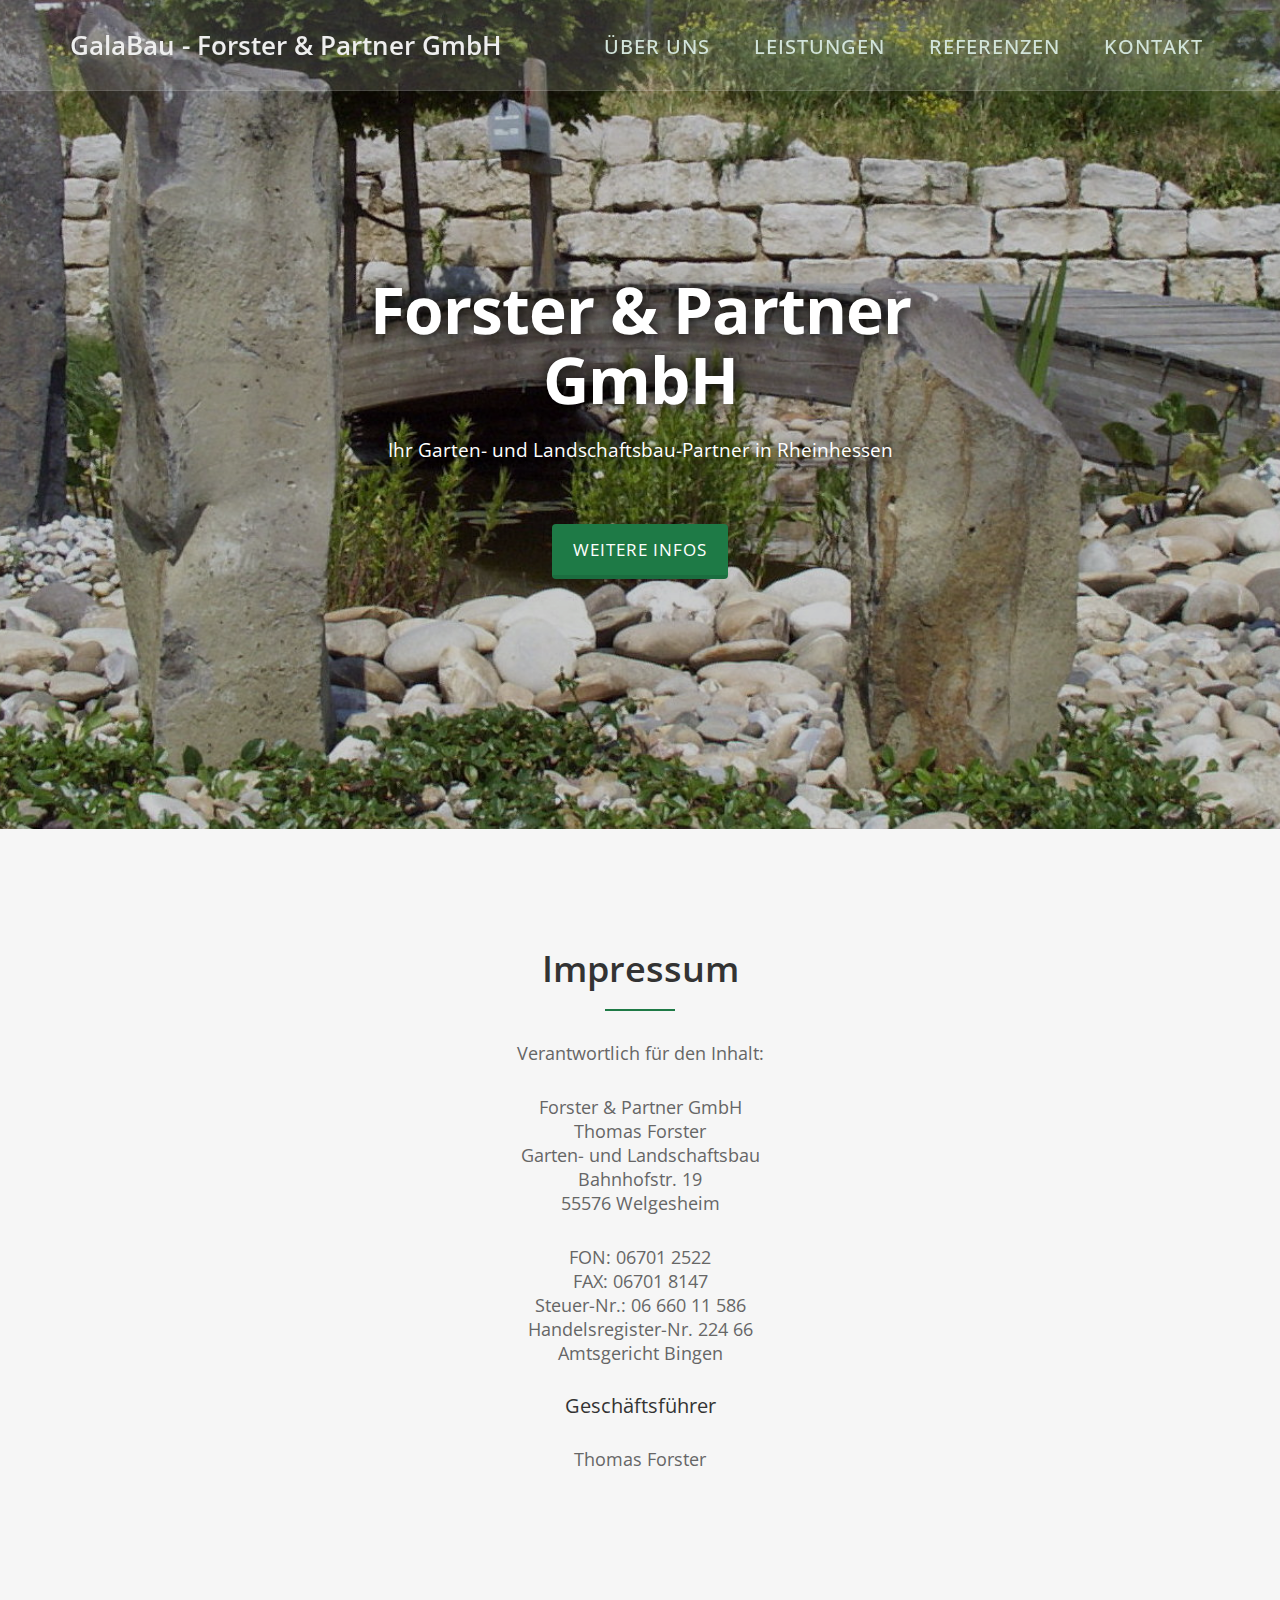
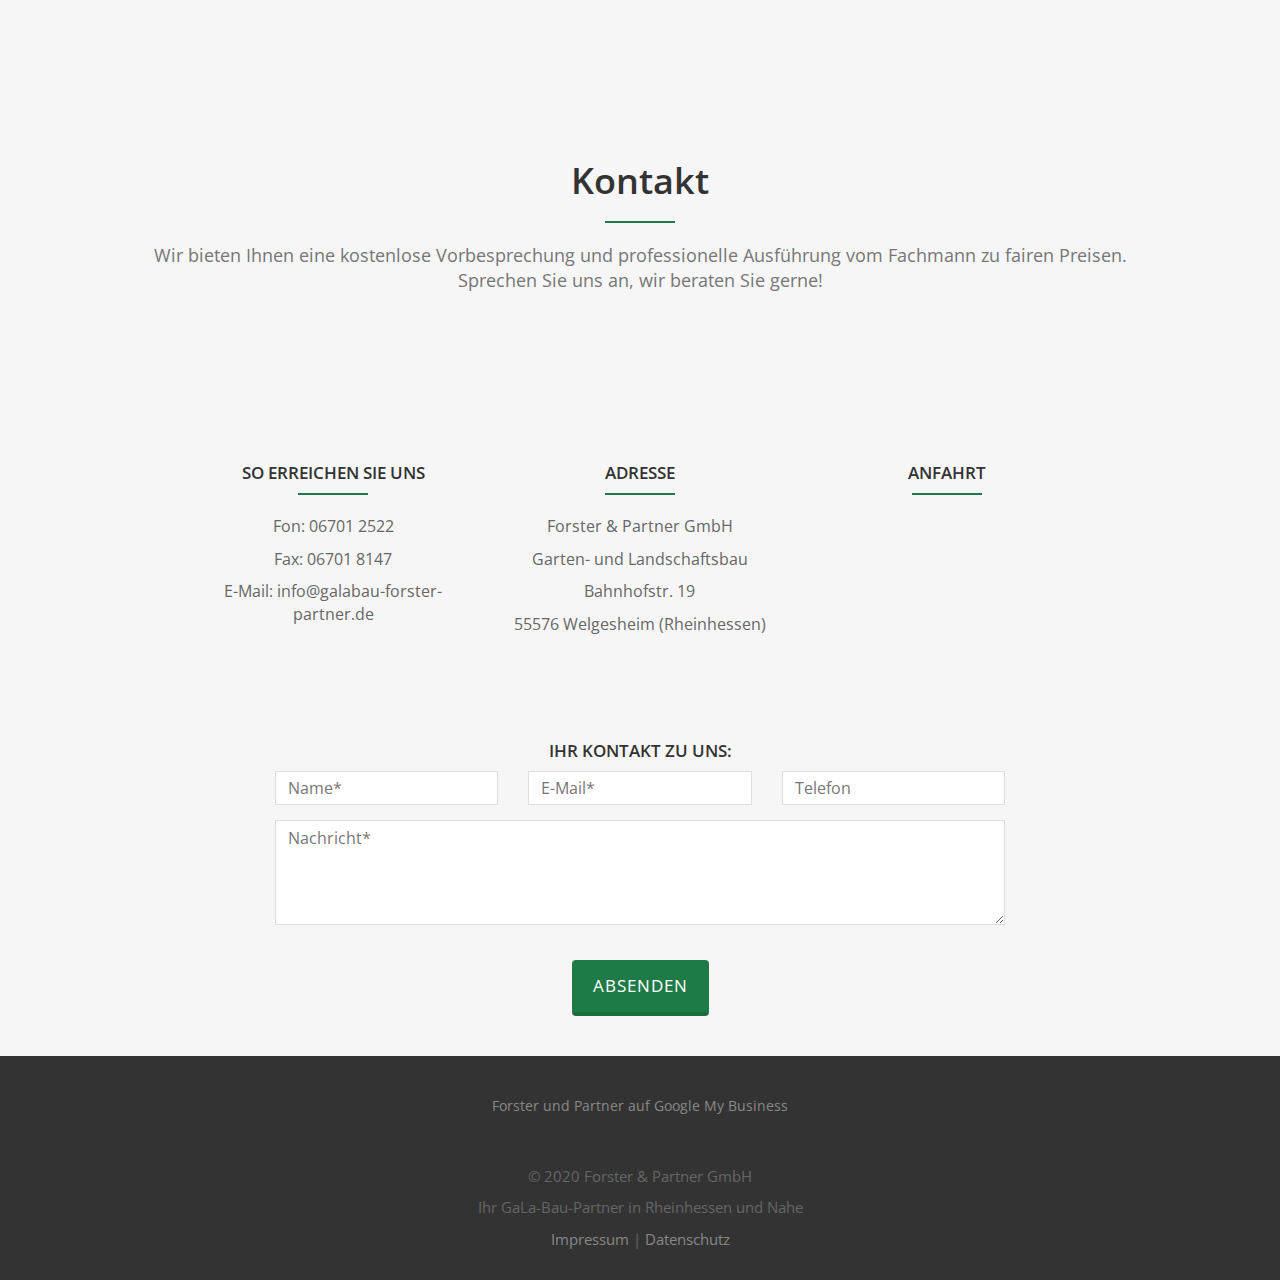
<file: impressum.html>
<!DOCTYPE html>
<html lang="de">
  <head>
    <meta charset="utf-8" />
    <meta name="viewport" content="width=device-width, initial-scale=1" />
    <meta
      name="description"
      content="Forster und Partner  Garten  und Landschaftsbau, 55576 Welgesheim, Rheinhessen"
    />
    <title>
      Forster und Partner - Garten - und Landschaftsbau, 55576 Welgesheim
      Rheinhessen
    </title>
    <meta name="author" content="Jan Forster" />

    <!-- Favicons
    ================================================== -->
    <link rel="shortcut icon" href="img/favicon.ico" type="image/x-icon" />

    <link rel="manifest" href="site.webmanifest" />
    <link rel="apple-touch-icon" href="img/apple-touch-icon.png" />
    <link
      rel="apple-touch-icon"
      sizes="72x72"
      href="img/apple-touch-icon-72x72.png"
    />
    <link
      rel="apple-touch-icon"
      sizes="114x114"
      href="img/apple-touch-icon-114x114.png"
    />

    <!-- Bootstrap -->

    <!-- Latest compiled and minified CSS -->
    <link
      rel="stylesheet"
      href="https://maxcdn.bootstrapcdn.com/bootstrap/3.3.7/css/bootstrap.min.css"
      integrity="sha384-BVYiiSIFeK1dGmJRAkycuHAHRg32OmUcww7on3RYdg4Va+PmSTsz/K68vbdEjh4u"
      crossorigin="anonymous"
    />

    <!-- Prefetching-->
    <link rel="preconnect" href="https://www.google-analytics.com" />

    <link rel="preconnect" href="https://maps.gstatic.com" />

    <link rel="preconnect" href="https://maps.googleapis.com" />

    <!-- Cookie Constent Styles-->
    <link
      href="css/cookies-eu-banner.default.min.css"
      rel="stylesheet"
      media="screen"
    />

    <!-- Slider
    ================================================== -->
    <link href="css/owl.carousel.min.css" rel="stylesheet" media="screen" />
    <link href="css/owl.theme.min.css" rel="stylesheet" media="screen" />

    <!-- Stylesheet
    ================================================== -->
    <link rel="stylesheet" type="text/css" href="css/style.min.css" />
    <link
      rel="stylesheet"
      type="text/css"
      href="css/nivo-lightbox/nivo-lightbox.min.css"
    />
    <link
      rel="stylesheet"
      type="text/css"
      href="css/nivo-lightbox/default.min.css"
    />
    <link
      href="https://fonts.googleapis.com/css?family=Open+Sans:300,400,600,700&display=swap"
      rel="stylesheet"
    />

    <!-- HTML5 shim and Respond.js for IE8 support of HTML5 elements and media queries -->
    <!-- WARNING: Respond.js doesn't work if you view the page via file:// -->
    <!--[if lt IE 9]>
      <script src="https://oss.maxcdn.com/html5shiv/3.7.2/html5shiv.min.js"></script>
      <script src="https://oss.maxcdn.com/respond/1.4.2/respond.min.js"></script>
    <![endif]-->
  </head>
  <body id="page-top" data-spy="scroll" data-target=".navbar-fixed-top">
    <!-- Navigation
    ==========================================-->
    <nav id="menu" class="navbar navbar-default navbar-fixed-top">
      <div class="container">
        <!-- Brand and toggle get grouped for better mobile display -->
        <div class="navbar-header">
          <button
            type="button"
            class="navbar-toggle collapsed"
            data-toggle="collapse"
            data-target="#bs-example-navbar-collapse-1"
          >
            <span class="sr-only">Menü</span>
            <span class="icon-bar"></span> <span class="icon-bar"></span>
            <span class="icon-bar"></span>
          </button>
          <a class="navbar-brand page-scroll" href="index.html#page-top"
            >GalaBau - Forster & Partner GmbH
          </a>
        </div>

        <!-- Collect the nav links, forms, and other content for toggling -->
        <div
          class="collapse navbar-collapse"
          id="bs-example-navbar-collapse-1"
          role="navigation"
        >
          <ul class="nav navbar-nav navbar-right smooth-scroll">
            <li><a href="index.html#about" class="page-scroll">Über uns</a></li>
            <li>
              <a href="index.html#services" class="page-scroll">Leistungen</a>
            </li>
            <li>
              <a href="index.html#portfolio" class="page-scroll">Referenzen</a>
            </li>
            <li>
              <a href="index.html#contact" class="page-scroll">Kontakt</a>
            </li>
          </ul>
        </div>
        <!-- /.navbar-collapse -->
      </div>
      <!-- /.container-fluid -->
    </nav>
    <!-- Header -->
    <header id="header">
      <div class="intro">
        <div class="overlay">
          <div class="container">
            <div class="row">
              <div class="col-md-8 col-md-offset-2 intro-text">
                <h1>Forster & Partner GmbH</h1>
                <p>
                  Ihr Garten- und Landschaftsbau-Partner in Rheinhessen
                </p>
                <a href="#about" class="btn btn-custom btn-lg page-scroll"
                  >Weitere Infos</a
                >
              </div>
            </div>
          </div>
        </div>
      </div>
    </header>
    <!-- Cookie Consent Section -->
    <div id="cookies-eu-banner" style="display: none;">
      Diese Website verwendet Cookies von Google Analytics, um eine bessere
      Websitenutzung zu ermöglichen.
      <a
        href="./datenschutz.html"
        class="btn btn-xs"
        role="button"
        id="cookies-eu-more"
        >Mehr Infos</a
      >
      <button type="button" class="btn btn-xs" id="cookies-eu-reject">
        Ohne Cookies fortfahren
      </button>
      <button type="button" class="btn btn-xs" id="cookies-eu-accept">
        Zustimmen
      </button>
    </div>
    <!-- About Section -->
    <main>
      <div id="about">
        <div class="container">
          <div class="section-title text-center">
            <h2>Impressum</h2>
            <hr />
            <p>
              Verantwortlich für den Inhalt:
            </p>
            <p>
              Forster & Partner GmbH<br />
              Thomas Forster<br />
              Garten- und Landschaftsbau<br />
              Bahnhofstr. 19<br />
              55576 Welgesheim<br />
            </p>
            <p>
              FON: 06701 2522 <br />
              FAX: 06701 8147 <br />
              Steuer-Nr.: 06 660 11 586 <br />
              Handelsregister-Nr. 224 66<br />
              Amtsgericht Bingen
            </p>
            <h4>Geschäftsführer</h4>
            <p>Thomas Forster</p>
          </div>
        </div>
      </div>
      <!-- Contact Section -->
      <div id="contact" class="text-center">
        <div class="container">
          <div class="section-title text-center">
            <h2>Kontakt</h2>
            <hr />
            <p>
              Wir bieten Ihnen eine kostenlose Vorbesprechung und professionelle
              Ausf&uuml;hrung vom Fachmann zu fairen Preisen.<br />
              Sprechen Sie uns an, wir beraten Sie gerne!<br />
            </p>
          </div>
          <div class="col-md-10 col-md-offset-1 contact-info">
            <div class="col-md-4">
              <h3>So erreichen Sie uns</h3>
              <hr />
              <div class="contact-item">
                <p>Fon: 06701 2522</p>
                <p>Fax: 06701 8147</p>
                <p>E-Mail: info@galabau-forster-partner.de</p>
              </div>
            </div>
            <div class="col-md-4">
              <h3>Adresse</h3>
              <hr />
              <div class="contact-item">
                <p>Forster & Partner GmbH</p>
                <p>Garten- und Landschaftsbau</p>
                <p>Bahnhofstr. 19</p>
                <p>55576 Welgesheim (Rheinhessen)</p>
              </div>
            </div>
            <!--  <div class="col-md-6">
            <h3>Verbandsmitglied</h3>
            <hr />
            <img src="../img/galabau-verbands-logo.png" class="img-responsive" />
          </div> -->

            <div class="col-md-4">
              <h3>Anfahrt</h3>
              <hr />
              <div class="embed-responsive embed-responsive-4by3">
                <iframe
                  src="https://www.google.com/maps/embed?pb=!1m18!1m12!1m3!1d2571.00896940424!2d7.955934815896217!3d49.879858136193896!2m3!1f0!2f0!3f0!3m2!1i1024!2i768!4f13.1!3m3!1m2!1s0x47bdf18f2e5af079%3A0xb41049d3f542aaa5!2sForster%20u.%20Partner%20GmbH%20-%20Garten-%20und%20Landschaftsbau!5e0!3m2!1sde!2sde!4v1591984002830!5m2!1sde!2sde"
                  width="600"
                  height="450"
                  title="Google Maps Anfahrt zu Galabau Forster und Partner in Welgesheim"
                  frameborder="0"
                  style="border: 0;"
                  allowfullscreen=""
                  aria-hidden="false"
                  tabindex="0"
                ></iframe>
              </div>
            </div>
          </div>
          <div class="col-md-8 col-md-offset-2">
            <h3>Ihr Kontakt zu uns:</h3>
            <form name="sentMessage" id="contactForm" novalidate>
              <div class="row">
                <div class="col-md-4">
                  <div class="form-group">
                    <input
                      type="text"
                      id="name"
                      class="form-control"
                      placeholder="Name*"
                      required="required"
                    />
                    <p class="help-block text-danger"></p>
                  </div>
                </div>
                <div class="col-md-4">
                  <div class="form-group">
                    <input
                      type="email"
                      id="email"
                      class="form-control"
                      placeholder="E-Mail*"
                      required="required"
                    />
                    <p class="help-block text-danger"></p>
                  </div>
                </div>
                <div class="col-md-4">
                  <div class="form-group">
                    <input
                      type="email"
                      id="email"
                      class="form-control"
                      placeholder="Telefon"
                    />
                    <p class="help-block text-danger"></p>
                  </div>
                </div>
              </div>
              <div class="form-group">
                <textarea
                  name="message"
                  id="message"
                  class="form-control"
                  rows="4"
                  placeholder="Nachricht*"
                  required
                ></textarea>
                <p class="help-block text-danger"></p>
              </div>
              <div id="success"></div>
              <button type="submit" class="btn btn-custom btn-lg">
                Absenden
              </button>
            </form>
          </div>
        </div>
      </div>
      <!-- Footer Section -->
    </main>
    <footer>
      <div id="footer">
        <div class="container text-center">
          <div class="col-md-8 col-md-offset-2">
            <div class="social">
              <ul>
                <li>
                  <a href="https://g.page/galabau_forster_partner?we">
                    Forster und Partner auf Google My Business</a
                  >
                </li>
              </ul>
            </div>
            <p>
              &copy; 2020 Forster &amp; Partner GmbH
            </p>
            <p>
              Ihr GaLa-Bau-Partner in Rheinhessen und Nahe
            </p>
            <p>
              <a href="./impressum.html">Impressum</a>&nbsp|
              <a href="./datenschutz.html">Datenschutz</a>
            </p>
          </div>
        </div>
      </div>
    </footer>
    <script src="js/cookies-eu-banner.min.js"></script>
    <script>
      new CookiesEuBanner(function () {
        (function (i, s, o, g, r, a, m) {
          i["GoogleAnalyticsObject"] = r;
          (i[r] =
            i[r] ||
            function () {
              (i[r].q = i[r].q || []).push(arguments);
            }),
            (i[r].l = 1 * new Date());
          (a = s.createElement(o)), (m = s.getElementsByTagName(o)[0]);
          a.async = 1;
          a.src = g;
          m.parentNode.insertBefore(a, m);
        })(
          window,
          document,
          "script",
          "//www.google-analytics.com/analytics.js",
          "ga"
        );

        ga("create", "UA-54391652-1", "auto");
        ga("set", "anonymizeIp", true);
        ga("send", "pageview");
      });
    </script>
    <!--<script type="text/javascript" src="js/jquery.1.11.1.js"></script>-->
    <script
      src="https://code.jquery.com/jquery-1.12.4.min.js"
      integrity="sha256-ZosEbRLbNQzLpnKIkEdrPv7lOy9C27hHQ+Xp8a4MxAQ="
      crossorigin="anonymous"
    ></script>
    <script
      src="https://maxcdn.bootstrapcdn.com/bootstrap/3.3.7/js/bootstrap.min.js"
      integrity="sha384-Tc5IQib027qvyjSMfHjOMaLkfuWVxZxUPnCJA7l2mCWNIpG9mGCD8wGNIcPD7Txa"
      crossorigin="anonymous"
    ></script>

    <script type="text/javascript" src="js/nivo-lightbox.min.js"></script>
    <script type="text/javascript" src="js/owl.carousel.min.js"></script>
    <script
      type="text/javascript"
      src="js/jqBootstrapValidation.min.js"
    ></script>
    <script type="text/javascript" src="js/contact_me.min.js"></script>
    <script type="text/javascript" src="js/main.min.js"></script>
  </body>
</html>
</file>
<file: css/cookies-eu-banner.default.min.css>
#cookies-eu-banner{background:#444;color:#fff;padding:6px;font-size:13px;text-align:center}#cookies-eu-accept,#cookies-eu-more,#cookies-eu-reject{text-decoration:none;background:#222;color:#fff;border:1px solid #000;cursor:pointer;padding:4px 7px;margin:2px 0;font-size:13px;font-weight:700;transition:background 70ms,color 70ms,border-color 70ms}#cookies-eu-accept:focus,#cookies-eu-accept:hover,#cookies-eu-more:focus,#cookies-eu-more:hover{background:#fff;color:#222}#cookies-eu-more{margin-left:7px}#cookies-eu-reject{background:#222;font-weight:400;color:#eee;cursor:pointer;padding:4px 7px;margin:2px 0;font-weight:400;border:1px solid #111}#cookies-eu-reject:focus,#cookies-eu-reject:hover{border-color:#fff;background:#222;color:#fff}
</file>
<file: css/style.min.css>
body,html{font-family:"Open Sans",sans-serif;text-rendering:optimizeLegibility!important;-webkit-font-smoothing:antialiased!important;color:#666;font-weight:400;width:100%!important;height:100%!important}h2{margin:0 0 20px 0;font-weight:600;font-size:36px;color:#333}h3,h4{font-size:20px;font-weight:400;color:#333}h5{text-transform:uppercase;font-weight:700;line-height:20px}p{font-size:16px}p.intro{margin:12px 0 0;line-height:24px}a{color:#1e7a46;font-weight:400}a:focus,a:hover{text-decoration:none;color:#222}ol,ul{list-style:none}.clearfix:after{visibility:hidden;display:block;font-size:0;content:" ";clear:both;height:0}.clearfix{display:inline-block}* html .clearfix{height:1%}.clearfix{display:block}#preloader{position:fixed;top:0;left:0;right:0;bottom:0;background:#222;z-index:99999;height:100%}#status{position:absolute;left:50%;top:50%;margin:-32px 0 0 -32px;padding:0}ol,ul{padding:0;webkit-padding:0;moz-padding:0}hr{height:2px;width:70px;text-align:center;position:relative;background:#1e7a46;margin:0 auto;margin-bottom:20px;border:0}#menu{padding:20px;transition:all .8s}#menu.navbar-default{background-color:rgba(248,248,248,.15);border-color:rgba(231,231,231,.15)}#menu a.navbar-brand{font-size:26px;font-weight:600;color:#eee}#menu.navbar-default .navbar-nav>li>a{text-transform:uppercase;color:#d2e4da;font-size:1.4em;font-weight:500;letter-spacing:1px;padding:8px 2px;border-radius:0;margin:9px 20px 0 20px}#menu.navbar-default .navbar-nav>li>a:hover{color:#fff}.on{background-color:#1b6d3f!important;padding:0!important;padding:15px 0!important;border-bottom:5px solid #186138!important}.navbar-default .navbar-nav>.active>a,.navbar-default .navbar-nav>.active>a:focus,.navbar-default .navbar-nav>.active>a:hover{color:#fff!important;background-color:transparent}.navbar-toggle{border-radius:0}.navbar-default .navbar-toggle:focus,.navbar-default .navbar-toggle:hover{background-color:#fff;border-color:#fff}.navbar-default .navbar-toggle:hover>.icon-bar{background-color:#1b6d3f}.section-title{margin-bottom:70px}.section-title p{font-size:18px;color:#666}.btn-custom{text-transform:uppercase;color:#fff;background-color:#1e7a46;border-bottom:4px solid #1b6d3f;padding:14px 20px;letter-spacing:1px;margin:0;font-size:17px;font-weight:400;border-radius:4px;margin-top:20px;transition:all .3s}.btn-custom.active,.btn-custom.focus,.btn-custom:active,.btn-custom:focus,.btn-custom:hover{color:#fff;background-color:#1b6d3f;border-bottom:4px solid #1b6d3f}.btn.active,.btn:active{background-image:none;outline:0;-webkit-box-shadow:none;box-shadow:none}.btn.active.focus,.btn.active:focus,.btn.focus,.btn:active.focus,.btn:active:focus,.btn:focus,a:focus{outline:0;outline-offset:none}.intro{display:table;width:100%;padding:0;background:url(../img/intro-bg.jpg) top center no-repeat;background-color:#e5e5e5;-webkit-background-size:cover;-moz-background-size:cover;background-size:cover;-o-background-size:cover}.intro .overlay{background:rgba(0,0,0,.2)}.intro .fa{font-size:94px;margin-bottom:40px;color:#fff}.intro h1{color:#fff;font-size:64px;font-weight:700;letter-spacing:-1px;margin-top:0;margin-bottom:10px;text-shadow:1px 1px 15px #000}.intro p{color:#fff;font-size:19px;margin-top:20px;line-height:28px;margin-bottom:40px;text-shadow:1px 1px 10px #000}header .intro-text{padding-top:275px;padding-bottom:250px;text-align:center}.header-line-effect{position:relative;overflow:hidden;height:90px;margin-top:-85px;z-index:9}.header-line-effect span{width:55%;height:90px;position:absolute;left:-10px;bottom:0;background:#f6f6f6;transition:all .6s;-webkit-transform:rotate(3deg) translate(3px,45px);-moz-transform:rotate(3deg) translate(3px,45px);-ms-transform:rotate(3deg) translate(3px,45px);-o-transform:rotate(3deg) translate(3px,45px);transform:rotate(3deg) translate(3px,45px)}.header-line-effect span:last-child{left:auto;right:-10px;-webkit-transform:rotate(-3deg) translate(-3px,45px);-moz-transform:rotate(-3deg) translate(-3px,45px);-ms-transform:rotate(-3deg) translate(-3px,45px);-o-transform:rotate(-3deg) translate(-3px,45px);transform:rotate(-3deg) translate(-3px,45px)}#about{padding:120px 0;background:#f6f6f6}#about h3{font-size:22px;margin:0 0 20px 0}#about .about-text hr{margin-left:0}#about .vcenter{float:none;display:table-cell;vertical-align:middle}#about img{margin:0 auto;max-width:320px;padding:10px;box-shadow:0 0 40px #ddd;border-right:0}#about p{line-height:24px;margin:30px 0}#services{padding:120px 0}#services .service-media{margin:10px}#services .service-media img{position:relative;display:block;width:100%;height:auto;border-radius:20px 20px 20px 0}#services .service-desc{margin:10px 10px 40px}#services h3{font-weight:600;padding:5px 0;text-transform:uppercase}#services .service-desc hr{margin-left:0}#portfolio{padding:100px 0;background:#f6f6f6}.categories{padding-bottom:40px;text-align:center}ul.cat li{display:inline-block}ol.type li{display:inline-block;margin-left:20px}ol.type li a{color:#555;font-size:16px;font-weight:400;padding:10px 16px;border:0;border-radius:3px;letter-spacing:1px;text-transform:uppercase;transition:all .3s}ol.type li a.active{background:#1e7a46;color:#eee}ol.type li a:hover{background:#1e7a46;color:#eee}.isotope-item{z-index:2}.isotope-hidden.isotope-item{z-index:1}.isotope,.isotope .isotope-item{-webkit-transition-duration:.8s;-moz-transition-duration:.8s;transition-duration:.8s}.isotope-item{margin-right:-1px;-webkit-backface-visibility:hidden;backface-visibility:hidden}.isotope{-webkit-backface-visibility:hidden;backface-visibility:hidden;-webkit-transition-property:height,width;-moz-transition-property:height,width;transition-property:height,width}.isotope .isotope-item{-webkit-backface-visibility:hidden;backface-visibility:hidden;-webkit-transition-property:-webkit-transform,opacity;-moz-transition-property:-moz-transform,opacity;transition-property:transform,opacity}.portfolio-item{margin:15px 0}.portfolio-item .hover-bg{overflow:hidden;position:relative}.hover-bg .hover-text{position:absolute;text-align:center;margin:0 auto;color:#fff;background:rgba(0,0,0,.6);padding:30% 0 0 0;height:100%;width:100%;opacity:0;transition:all .5s}.hover-bg .hover-text>h4{opacity:0;color:#fff;-webkit-transform:translateY(100%);transform:translateY(100%);transition:all .3s;font-size:18px;letter-spacing:1px;font-weight:300;text-transform:uppercase}.hover-bg:hover .hover-text>h4{opacity:1;-webkit-backface-visibility:hidden;-webkit-transform:translateY(0);transform:translateY(0)}.hover-bg:hover .hover-text{opacity:1}#testimonials{padding:100px 0}#testimonials i{color:#e6e6e6;font-size:32px;margin-bottom:20px}#testimonial p{color:#666;font-weight:400;line-height:32px}.owl-theme .owl-controls .owl-page span{display:block;width:12px;height:12px;margin:5px 7px;filter:Alpha(Opacity=1);opacity:1;border-radius:50%;background:#fff;transition:all .5s;border:1px solid #ccc}.owl-theme .owl-controls .owl-page.active span,.owl-theme .owl-controls.clickable .owl-page:hover span{filter:Alpha(Opacity=100);opacity:1;background:#1e7a46;border:1px solid #1e7a46}.owl-theme .owl-controls .owl-page.active span{background:#1e7a46;border:1px solid #1e7a46}#quote-call{color:#fff;background:#444 url(../img/quote-bg.jpg) center center no-repeat fixed;background-size:cover}#quote-call .overlay{padding:110px 0;background:rgba(0,0,0,.5)}#quote-call h2{color:#fff;font-weight:400;margin:0}#contact{padding:100px 0 40px 0;background:#f6f6f6}#contact .section-title p{color:#777}#contact form{padding:0}#contact h3{text-transform:uppercase;font-size:17px;font-weight:600}#contact .text-danger{color:#c03;text-align:left}label{font-size:12px;font-weight:400;font-family:"Open Sans",sans-serif;float:left}#contact .form-control{display:block;width:100%;padding:6px 12px;font-size:16px;line-height:1.42857143;color:#444;background-color:#fff;background-image:none;border:1px solid #ddd;border-radius:0;-webkit-box-shadow:none;box-shadow:none;-webkit-transition:none;-o-transition:none;transition:none}#contact .form-control:focus{border-color:#999;outline:0;-webkit-box-shadow:transparent;box-shadow:transparent}.form-control::-webkit-input-placeholder{color:#777}.form-control:-moz-placeholder{color:#777}.form-control::-moz-placeholder{color:#777}.form-control:-ms-input-placeholder{color:#777}#contact .contact-info{margin-top:60px;padding-top:20px}#contact .contact-item{margin:20px 0 40px 0}#footer{background:#333;padding:30px 0 20px}#footer h3{color:#1e7a46;font-weight:400;font-size:18px;text-transform:uppercase;margin-bottom:20px}#footer .social{margin:10px 0 50px 0}#footer .social ul li{display:inline-block;margin:0 20px}#footer .social i.fa{font-size:22px;width:40px;height:40px;padding:10px;background:#777;color:#222;border-radius:50%;transition:all .3s}#footer .social i.fa:hover{background:#bbb}#footer p{color:#666;font-size:15px}#footer a{color:#888}#footer a:hover{color:#ccc}.padding{padding-bottom:2rem}@media (max-width:768px){#about .vcenter{float:left}#about img{margin:50px 0}#menu.navbar-default{background-color:rgba(30,122,70,.5);border-color:rgba(30,122,70,.5)}.navbar-toggle{background-color:#f8f8f8}.intro h1{font-size:48px;font-weight:550}#menu a.navbar-brand{font-size:28px;font-weight:500}}@media (max-width:576px){#about .vcenter{float:left}#about img{margin:50px 0}#menu.navbar-default{background-color:rgba(30,122,70,.5);border-color:rgba(30,122,70,.5)}.navbar-toggle{background-color:#f8f8f8}.intro h1{font-size:48px;font-weight:450}#menu a.navbar-brand{font-size:14px;font-weight:400}}
</file>
<file: css/nivo-lightbox/default.min.css>
.nivo-lightbox-theme-default *{-webkit-box-sizing:initial!important;-moz-box-sizing:initial!important;box-sizing:initial!important}.nivo-lightbox-theme-default.nivo-lightbox-overlay{background:#666;background:rgba(0,0,0,.6)}.nivo-lightbox-theme-default .nivo-lightbox-content.nivo-lightbox-loading{background:url(loading.gif) no-repeat 50% 50%}.nivo-lightbox-theme-default .nivo-lightbox-nav{top:10%;width:8%;height:80%;text-indent:-9999px;background-repeat:no-repeat;background-position:50% 50%;opacity:.5}.nivo-lightbox-theme-default .nivo-lightbox-nav:hover{opacity:1;background-color:transparent}.nivo-lightbox-theme-default .nivo-lightbox-prev{background-image:url(prev.png);border-radius:0 3px 3px 0}.nivo-lightbox-theme-default .nivo-lightbox-next{background-image:url(next.png);border-radius:3px 0 0 3px}.nivo-lightbox-theme-default .nivo-lightbox-close{display:block;background:url(close.png) no-repeat 5px 5px;width:16px;height:16px;text-indent:-9999px;padding:5px;opacity:.5}.nivo-lightbox-theme-default .nivo-lightbox-close:hover{opacity:1}.nivo-lightbox-theme-default .nivo-lightbox-title-wrap{bottom:-7%}.nivo-lightbox-theme-default .nivo-lightbox-title{font:14px/20px 'Helvetica Neue',Helvetica,Arial,sans-serif;font-style:normal;font-weight:400;background:#000;color:#fff;padding:7px 15px;border-radius:30px}.nivo-lightbox-theme-default .nivo-lightbox-image img{background:#fff;-webkit-box-shadow:0 1px 1px rgba(0,0,0,.4);-moz-box-shadow:0 1px 1px rgba(0,0,0,.4);box-shadow:0 1px 1px rgba(0,0,0,.4)}.nivo-lightbox-theme-default .nivo-lightbox-ajax,.nivo-lightbox-theme-default .nivo-lightbox-inline{background:#fff;padding:40px;-webkit-box-shadow:0 1px 1px rgba(0,0,0,.4);-moz-box-shadow:0 1px 1px rgba(0,0,0,.4);box-shadow:0 1px 1px rgba(0,0,0,.4)}@media (-webkit-min-device-pixel-ratio:1.3),(-o-min-device-pixel-ratio:2.6/2),(min--moz-device-pixel-ratio:1.3),(min-device-pixel-ratio:1.3),(min-resolution:1.3dppx){.nivo-lightbox-theme-default .nivo-lightbox-content.nivo-lightbox-loading{background-image:url(loading@2x.gif);background-size:32px 32px}.nivo-lightbox-theme-default .nivo-lightbox-prev{background-image:url(prev@2x.png);background-size:48px 48px}.nivo-lightbox-theme-default .nivo-lightbox-next{background-image:url(next@2x.png);background-size:48px 48px}.nivo-lightbox-theme-default .nivo-lightbox-close{background-image:url(close@2x.png);background-size:16px 16px}}
</file>
